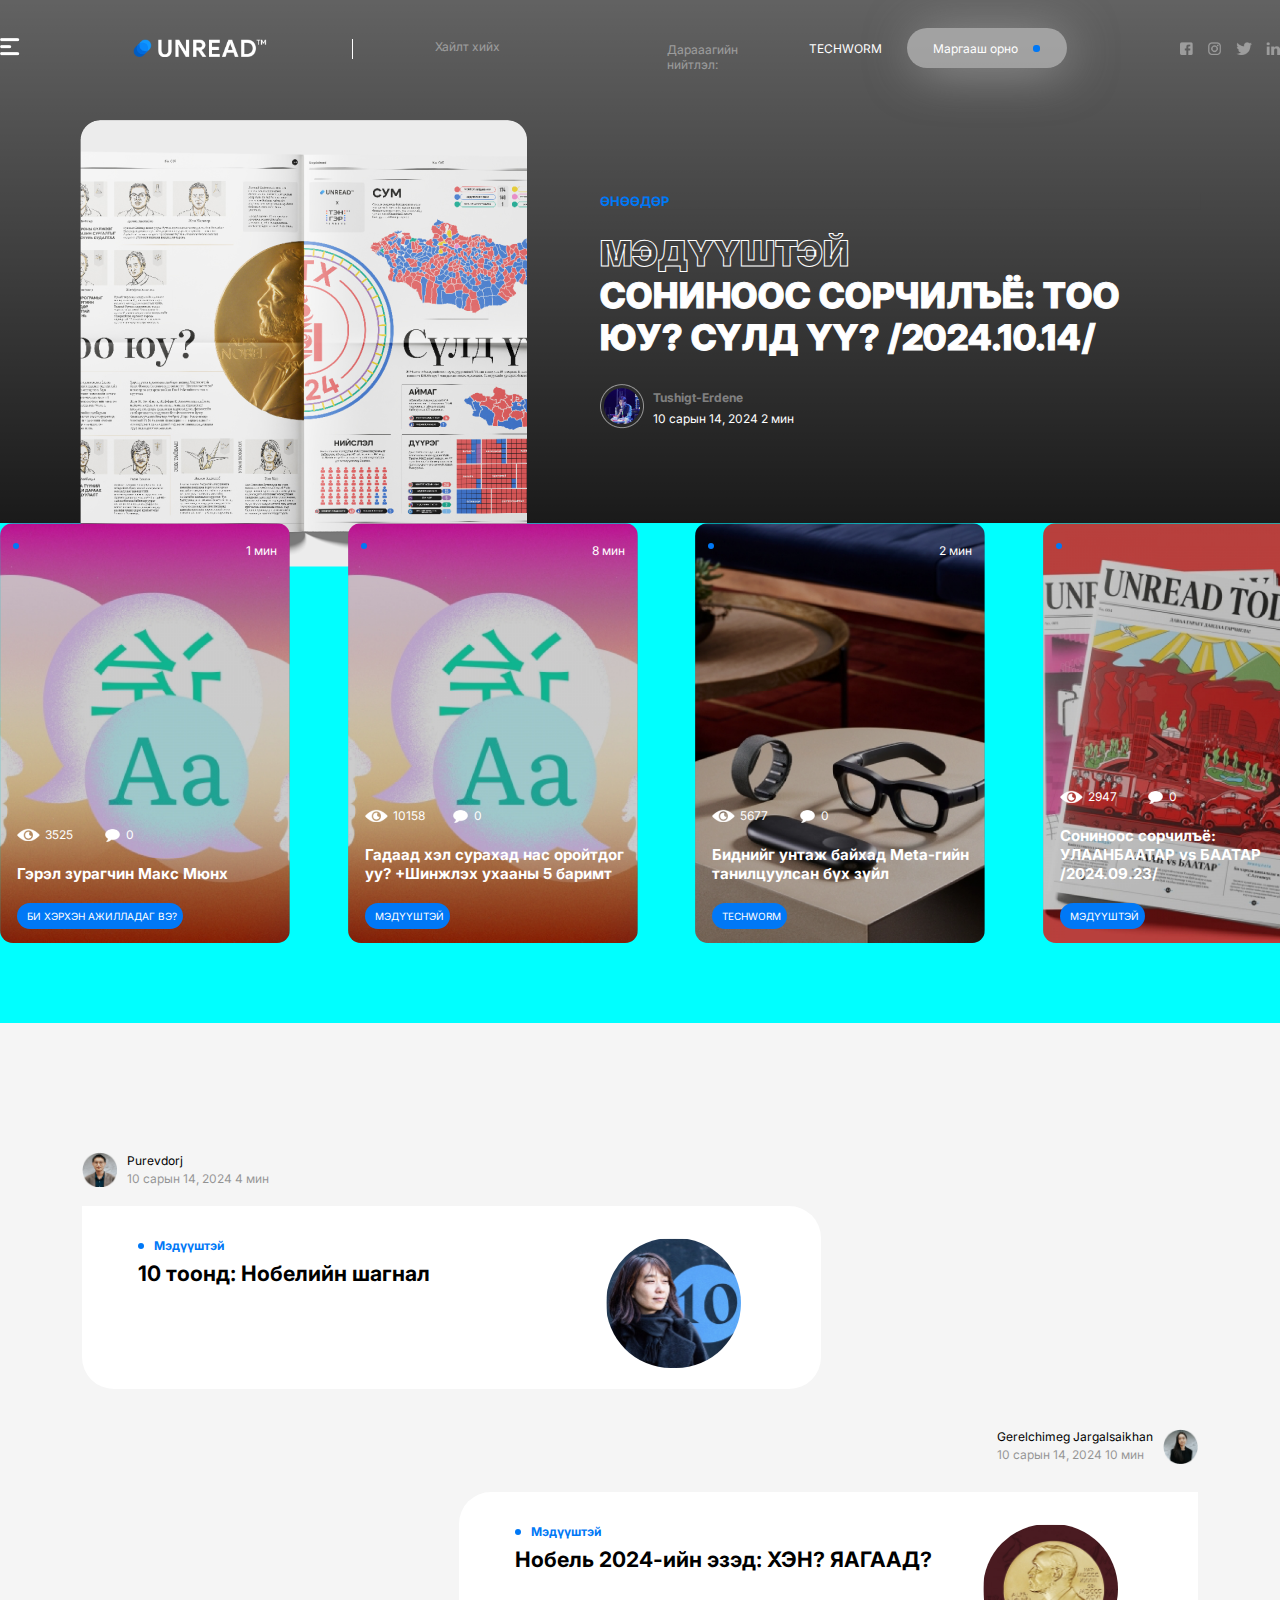
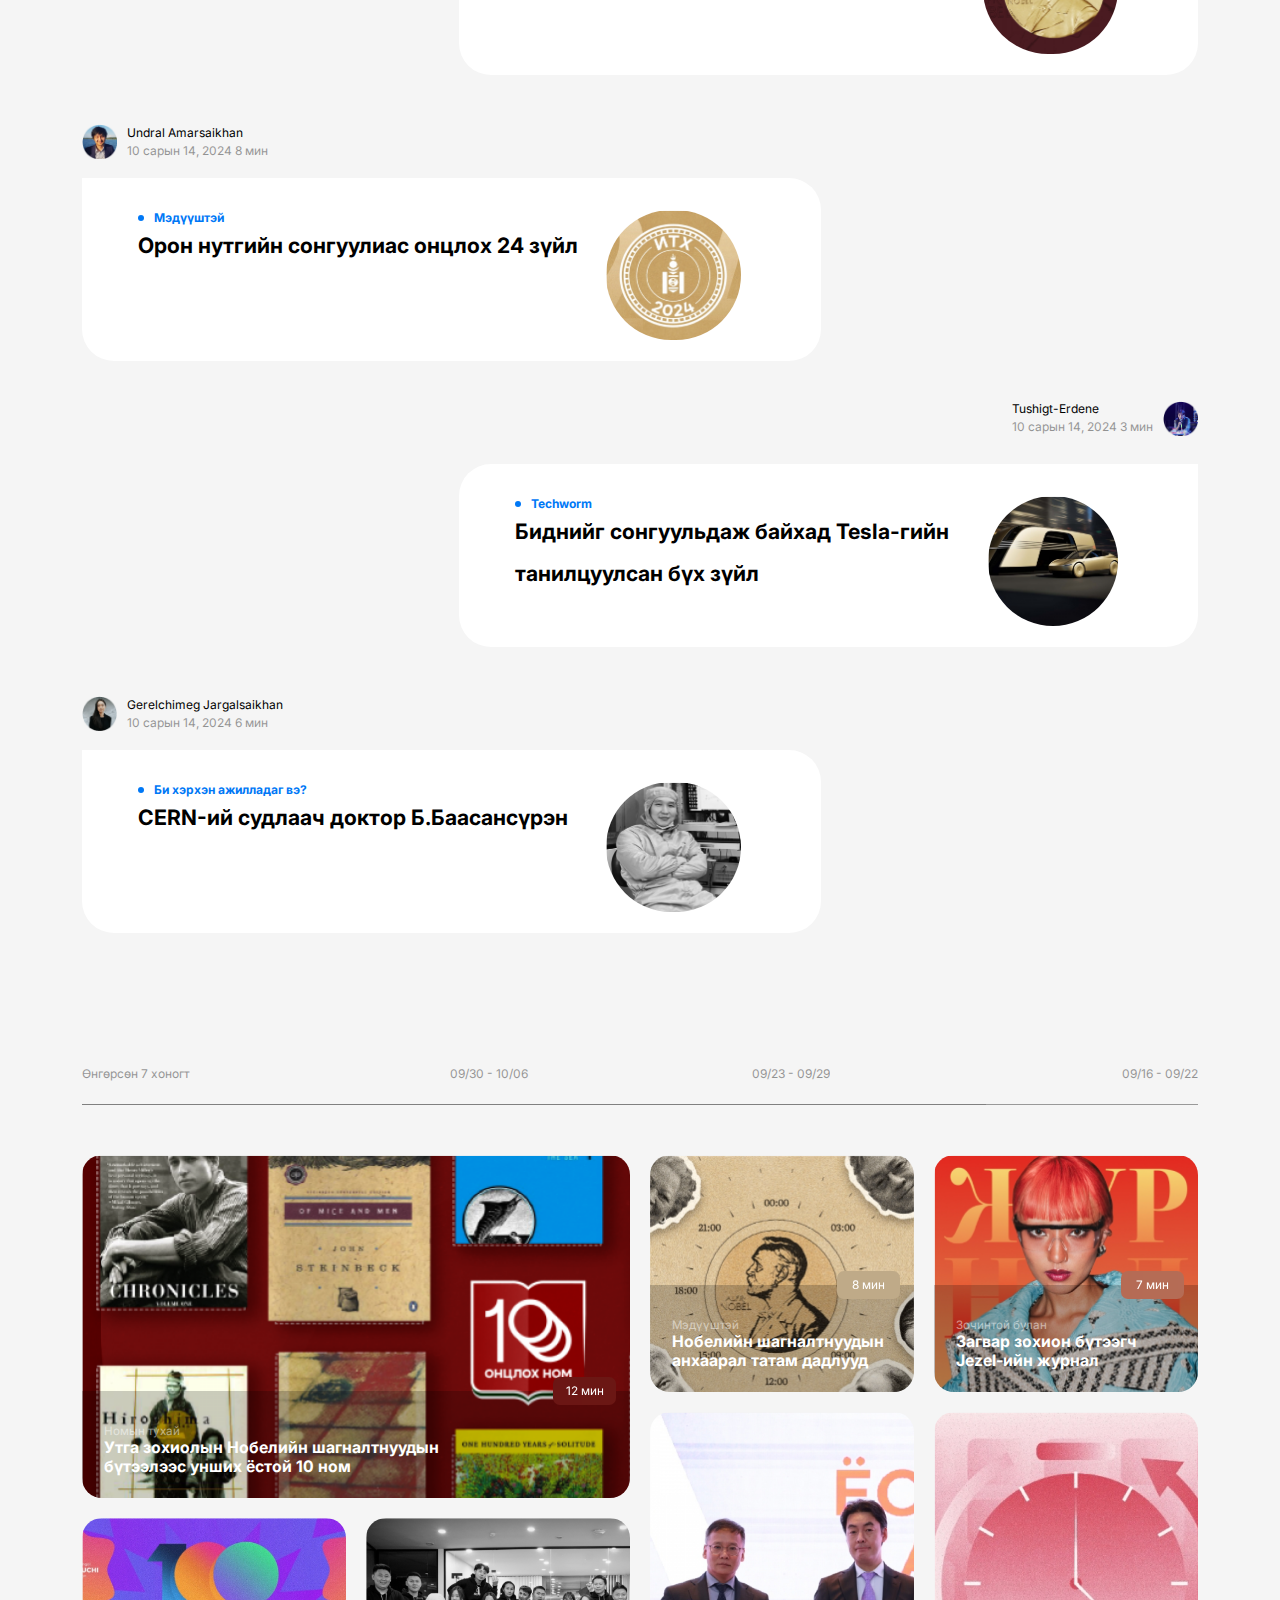
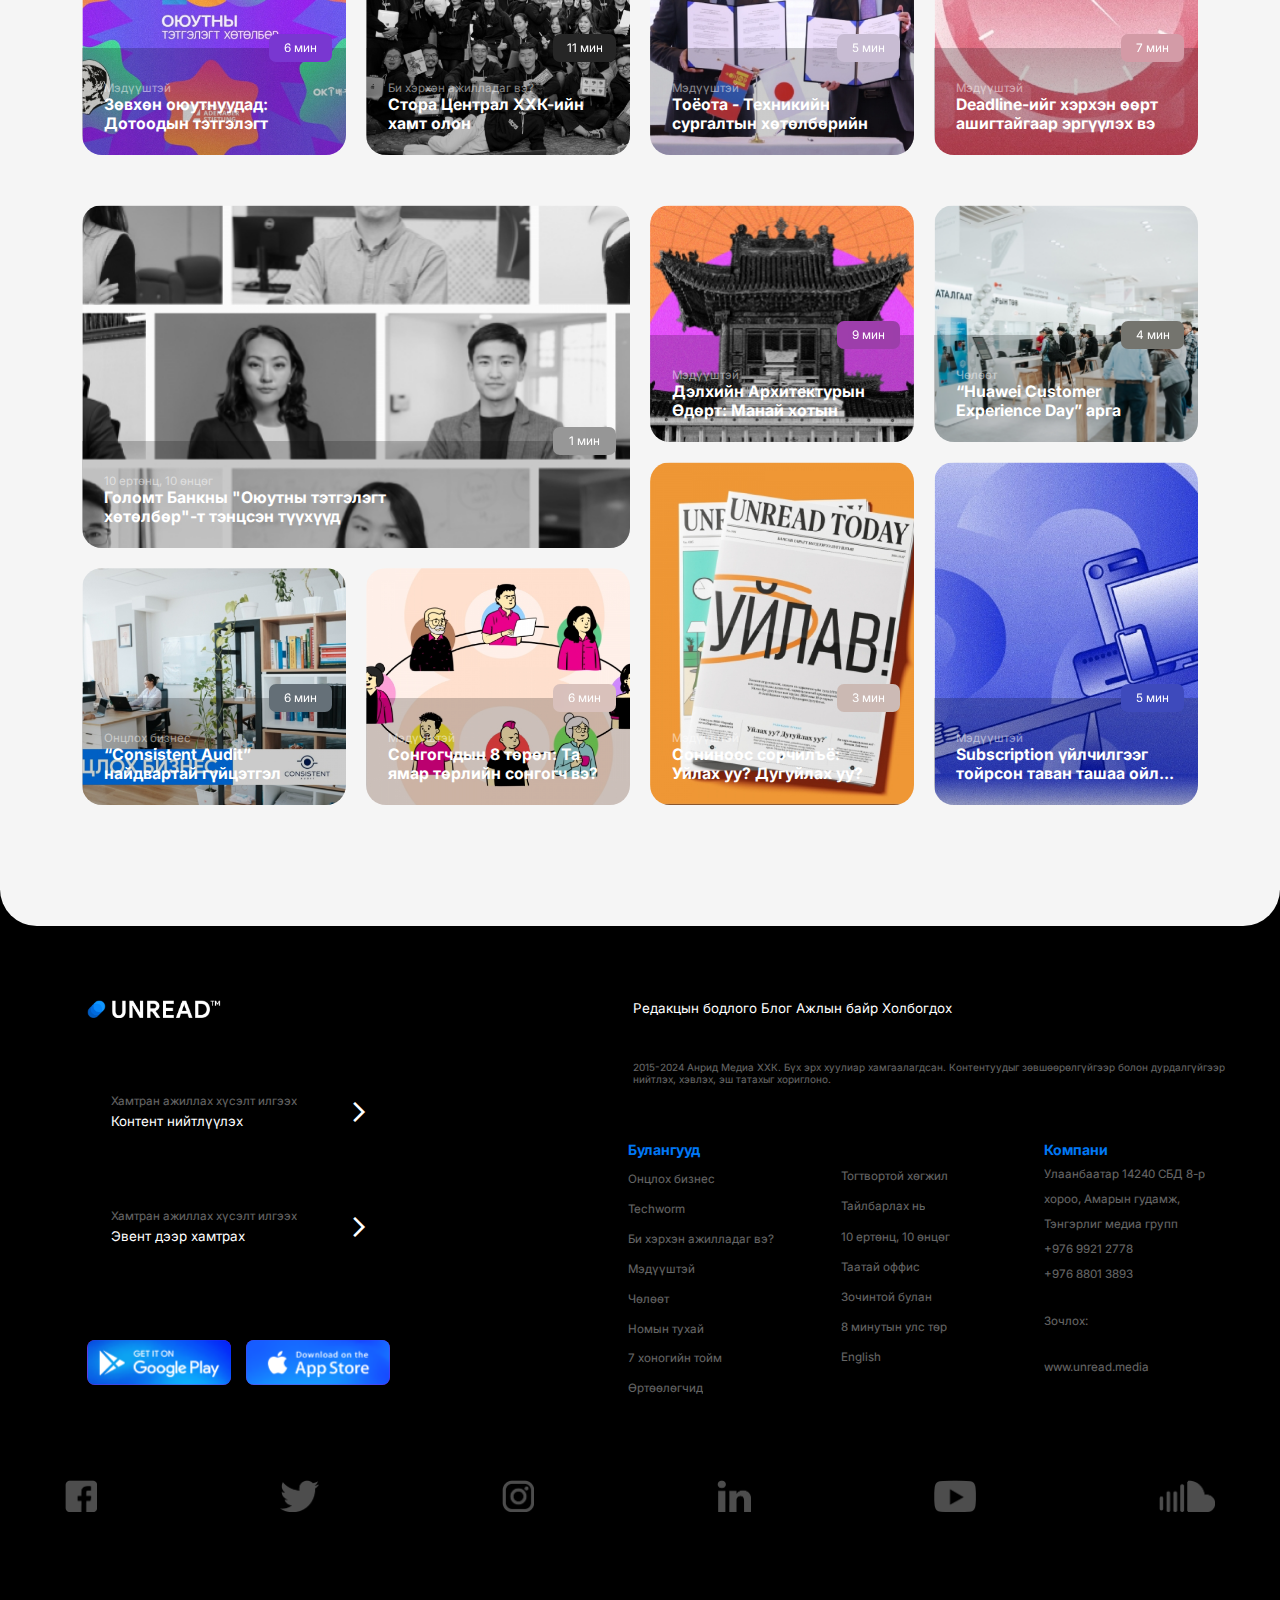
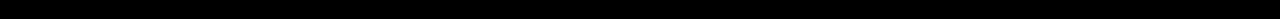
<file: index.html>
<!DOCTYPE html>
<html lang="en">
  <head>
    <meta charset="UTF-8" />
    <meta name="viewport" content="width=device-width, initial-scale=1.0" />
    <title>unread</title>
    <link rel="stylesheet" href="./style.css" />
    <link rel="preconnect" href="https://fonts.googleapis.com" />
    <link rel="preconnect" href="https://fonts.gstatic.com" crossorigin />
    <link
      href="https://fonts.googleapis.com/css2?family=Inter:ital,opsz,wght@0,14..32,100..900;1,14..32,100..900&display=swap"
      rel="stylesheet"`/>
      <link rel="stylesheet" href="https://fonts.googleapis.com/css2?family=Material+Symbols+Outlined:opsz,wght,FILL,GRAD@20..48,100..700,0..1,-50..200&icon_names=arrow_forward_ios" />

  </head>
  <body class="header">
    <main>
      <section class="hero">
        

        <div class="navigation">
         
          <nav class="navbar-centered">
            
            <div class="icon-menu">
              <img src="Div [burgermenu].png" />
            </div>


            <div class="leftbar">
              <img src="Link [uk-navbar-band]-2.png" />
              <div class="zuraas"></div>
              <div class="ltxt">Хайлт хийх</div>
            </div>
              
         
            <div class="rightbar">
              <div class="ltxt">Дарааагийн нийтлэл:</div>
              <div class="techworm">TECHWORM</div>
              <div class="nav-circled">
               Маргааш орно
               <div class="bluecircle"></div>
              </div>
            </div>
        
            <div class="social-links" >
              <img src="Icon.png">
              <img src="Icon-2.png">
              <img src="Icon-3.png">
              <img src="Icon-4.png">
            </div>
    
          </nav>
        
        </div>
       

        <div class="hero-content">
          <div class="hero-image1">
            <div class="hero-image"> </div>
          </div>
        
          <div class="right">
            <div class="text1">ӨНӨӨДӨР</div>
    
            <h1 class="heading1">МЭДҮҮШТЭЙ</h1>
            <h1 class="heading2">
              СОНИНООС СОРЧИЛЪЁ: ТОО ЮУ? СҮЛД ҮҮ? /2024.10.14/
            </h1>

            <div class="profile">
              <img src="Link [author-link].png" />
              <div class="texts">
                <div class="nameofauthor">Tushigt-Erdene</div>
                <div class="date">10 сарын 14, 2024 2 мин</div>
              </div>
              
            </div>
          </div>
        </div>

        <div class="text-slider">
          <div class="text-red">
            <div>Редакцын сонголт</div>
            <div class="slider"></div>
           </div>
        </div>

      
      </section>

      <section class="blackbg"></section>
      <section class="cards">
        
       <div class="first-card">
        <div class="cards-opacity"></div>
        <div class="card-top-section">
            <div class="leftside-bullet"></div>
            <div class="rightside-text">1 мин</div>
          </div>
        <div class="card-item-container">
          
          <div class="card-bottom-section">
            <div class="bottom-row-section">
                <div class="bottom-view-container">
                  <img class="view-icon" src="Image.png">
                  <div class="bottom-view">3525</div>
                </div>
                <div class="bottom-comment-container">
                  <img class="comment-icon" src="Image-2.png">
                  <div class="bottom-comment">0</div>
                </div>
            </div>
            <div class="bottom-caption">Гэрэл зурагчин Макс Мюнх</div>
            <button class="bottom-heading-circled">БИ ХЭРХЭН АЖИЛЛАДАГ ВЭ?</button>
          </div>
        </div>
        
       </div>

       <div class="second-card">
        <div class="cards-opacity"></div>
        <div class="card-top-section">
          <div class="leftside-bullet"></div>
          <div class="rightside-text">8 мин</div>
        </div>
        <div class="card-item-container">
          
          <div class="card-bottom-section">
            <div class="bottom-row-section">
             
                <div class="bottom-view-container">
                  <img class="view-icon" src="Image.png">
                  <div class="bottom-view">10158</div>
                </div>
                <div class="bottom-comment-container">
                  <img class="comment-icon" src="Image-2.png">
                  <div class="bottom-comment">0</div>
                </div>
             
            </div>
            <div class="bottom-caption">Гадаад хэл сурахад нас оройтдог уу? +Шинжлэх ухааны 5 баримт</div>
            <button class="bottom-heading-circled">МЭДҮҮШТЭЙ</button>
          </div>
        </div>
        
       </div>
       <div class="third-card">
        <div class="cards-opacity"></div>
        <div class="card-top-section">
          <div class="leftside-bullet"></div>
          <div class="rightside-text">2 мин</div>
        </div>
        <div class="card-item-container">
          
          <div class="card-bottom-section">
            <div class="bottom-row-section">
             
                <div class="bottom-view-container">
                  <img class="view-icon" src="Image.png">
                  <div class="bottom-view">5677</div>
                </div>
                <div class="bottom-comment-container">
                  <img class="comment-icon" src="Image-2.png">
                  <div class="bottom-comment">0</div>
                </div>
             
            </div>
            <div class="bottom-caption">Биднийг унтаж байхад Meta-гийн танилцуулсан бүх зүйл</div>
            <button class="bottom-heading-circled">TECHWORM</button>
          </div>
       </div>
       </div>
        
       <div class="fourth-card">
        <div class="cards-opacity"></div>
        <div class="card-top-section">
          <div class="leftside-bullet"></div>
          <div class="rightside-text">3 мин</div>
        </div>
        <div class="card-item-container">
         
          <div class="card-bottom-section">
            <div class="bottom-row-section">
             
                <div class="bottom-view-container">
                  <img class="view-icon" src="Image.png">
                  <div class="bottom-view">2947</div>
                </div>
                <div class="bottom-comment-container">
                  <img class="comment-icon" src="Image-2.png">
                  <div class="bottom-comment">0</div>
                </div>
             
            </div>
            <div class="bottom-caption">Сониноос сорчилъё: УЛААНБААТАР vs БААТАР /2024.09.23/</div>
            <button class="bottom-heading-circled">МЭДҮҮШТЭЙ</button>
          </div>
       </div>
       </div>

       <div class="fifth-card">
       <div class="cards-opacity"></div>
        <div class="card-top-section">
          <div class="leftside-bullet"></div>
          <div class="rightside-text">6 мин</div>
        </div>
        <div class="card-item-container">
          
          <div class="card-bottom-section">
            <div class="bottom-row-section">
             
                <div class="bottom-view-container">
                  <img class="view-icon" src="Image.png">
                  <div class="bottom-view">19407</div>
                </div>
                <div class="bottom-comment-container">
                  <img class="comment-icon" src="Image-2.png">
                  <div class="bottom-comment">0</div>
                </div>
             
            </div>
            <div class="bottom-caption">Яг одоо туршаад үз: IOS 18-аас онцлох 18 өөрчлөлт</div>
            <button class="bottom-heading-circled">TECHWORM</button>
          </div>
       </div>
       </div>

      </section>

      <div class="section2-container">
        <section class="section2">

          <div class="content-container">
            <div class="profile-section">
              <img class="profile-picture"src="Image [author-photo].png">
              <div>
                <div class="profile-author-name">Purevdorj</div>
                <div class="profile-date">10 сарын 14, 2024 4 мин</div>
              </div>
            </div>

            <div class="contents-leftside">
              <div class="contents-headings">
                <div class="bulleted-text">
                  <div class="bullet"></div>
                  <div class="blue-text">Мэдүүштэй</div>
                </div>
                <div class="main-text">10 тоонд: Нобелийн шагнал</div>
                
              </div>
              <img class="content-author-img" src="Div [cover].png">
            </div>
            
          </div>

          
         <div class="content-container2">
            <div class="profile-section-rightside">
              
              <div class="profile-name-date">
                <div class="profile-author-name">Gerelchimeg Jargalsaikhan</div>
                <div class="profile-date">10 сарын 14, 2024 10 мин</div>
              </div>
              <img class="profile-picture" src="Image [author-photo]-2.png">
            </div>

            <div class="contents-rightside">
              <div class="contents-headings">
                <div class="bulleted-text">
                  <div class="bullet"></div>
                  <div class="blue-text">Мэдүүштэй</div>
                </div>
                <div class="main-text">Нобель 2024-ийн эзэд: ХЭН? ЯАГААД?</div>
                
              </div>
              <img class="content-author-img" src="Div [cover]-8.png">
            </div>
            
          </div>


          <div class="content-container">
            <div class="profile-section">
              <img class="profile-picture" src="Image [author-photo]-5.png">
              <div>
                <div class="profile-author-name">Undral Amarsaikhan</div>
                <div class="profile-date">10 сарын 14, 2024 8 мин</div>
              </div>
            </div>

            <div class="contents-leftside">
              <div class="contents-headings">
                <div class="bulleted-text">
                  <div class="bullet"></div>
                  <div class="blue-text">Мэдүүштэй</div>
                </div>
                <div class="main-text">Орон нутгийн сонгуулиас онцлох 24 зүйл</div>
                
              </div>
              <img class="content-author-img" src="Div [cover]-9.png">
            </div>
            
          </div>

          <div class="content-container2">
            <div class="profile-section-rightside">
              
              <div class="profile-name-date">
                <div class="profile-author-name">Tushigt-Erdene</div>
                <div class="profile-date">10 сарын 14, 2024 3 мин</div>
              </div>
              <img class="profile-picture" src="Image [author-photo]-6.png">
            </div>

            <div class="contents-rightside">
              <div class="contents-headings">
                <div class="bulleted-text">
                  <div class="bullet"></div>
                  <div class="blue-text">Techworm</div>
                </div>
                <div class="main-text">Биднийг сонгуульдаж байхад Tesla-гийн танилцуулсан бүх зүйл</div>
                
              </div>
              <img class="content-author-img" src="Div [cover]-10.png">
            </div>
            
          </div>

          <div class="content-container">
            <div class="profile-section">
              <img class="profile-picture" src="Image [author-photo]-2.png">
              <div>
                <div class="profile-author-name">Gerelchimeg Jargalsaikhan</div>
                <div class="profile-date">10 сарын 14, 2024 6 мин</div>
              </div>
            </div>

            <div class="contents-leftside">
              <div class="contents-headings">
                <div class="bulleted-text">
                  <div class="bullet"></div>
                  <div class="blue-text">Би хэрхэн ажилладаг вэ?</div>
                </div>
                <div class="main-text">CERN-ий судлаач доктор Б.Баасансүрэн</div>
                
              </div>
              <img class="content-author-img" src="Div [cover]-11.png">
            </div>
            
          </div>
  
        </section>
      </div>
    <div class="section3">
        <div class="section3-header">
          <div class="section3-header-title1">Өнгөрсөн 7 хоногт</div>
          <div class="section3-header-title2">09/30 - 10/06</div>
          <div class="section3-header-title3">09/23 - 09/29</div>
          <div class="section3-header-title4">09/16 - 09/22</div>
        </div>

        <div class="grid-container">
          <div class="grid-item a">
            <div class="grid-content-container"></div>
            <div class="grid-container-timing">12 мин</div>
            <div class="grid-container-text">
              <div class="grid-container-text1">Номын тухай</div>
              <div class="grid-container-text2">Утга зохиолын Нобелийн шагналтнуудын <br> бүтээлээс унших ёстой 10 ном</div>
              
            </div>
          </div>
          <div class="grid-item b">
            <div class="grid-content-container"></div>
            <div class="grid-container-timing">8 мин</div>
            <div class="grid-container-text">
              <div class="grid-container-text1">Мэдүүштэй</div>
              <div class="grid-container-text2">Нобелийн шагналтнуудын <br> анхаарал татам дадлууд</div>
            </div>
          </div>
          <div class="grid-item c">
            <div class="grid-content-container"></div>
            <div class="grid-container-timing">7 мин</div>
            <div class="grid-container-text">
              <div class="grid-container-text1">Зочинтой булан</div>
              <div class="grid-container-text2">Загвар зохион бүтээгч  <br>Jezel-ийн журнал </div>
            </div>
          </div>
          <div class="grid-item d">
            <div class="grid-content-container"></div>
            <div class="grid-container-timing">6 мин</div>
            <div class="grid-container-text">
              <div class="grid-container-text1">Мэдүүштэй</div>
              <div class="grid-container-text2">Зөвхөн оюутнуудад:   <br>Дотоодын тэтгэлэгт  </div>
            </div>
          </div>
          <div class="grid-item e">
            <div class="grid-content-container"></div>
            <div class="grid-container-timing">11 мин</div>
            <div class="grid-container-text">
              <div class="grid-container-text1">Би хэрхэн ажилладаг вэ?</div>
              <div class="grid-container-text2"> Стора Централ ХХК-ийн  <br> хамт олон </div>
            </div>
          </div>
          <div class="grid-item f">
            <div class="grid-content-container"></div>
            <div class="grid-container-timing">5 мин</div>
            <div class="grid-container-text">
              <div class="grid-container-text1">Мэдүүштэй</div>
              <div class="grid-container-text2">Тоёота - Техникийн  <br>сургалтын хөтөлбөрийн  </div>
            </div>
          </div>
          <div class="grid-item g">
            <div class="grid-content-container"></div>
            <div class="grid-container-timing">7 мин</div>
            <div class="grid-container-text">
              <div class="grid-container-text1">Мэдүүштэй</div>
              <div class="grid-container-text2">Deadline-ийг хэрхэн өөрт <br>ашигтайгаар эргүүлэх вэ</div>
            </div>
        </div>

       

       
      </div>
       <div class="grid-container2">
          <div class="grid-item h">
            <div class="grid-content-container"></div>
            <div class="grid-container-timing">1 мин</div>
            <div class="grid-container-text">
              <div class="grid-container-text1">10 ертөнц, 10 өнцөг</div>
              <div class="grid-container-text2">Голомт Банкны "Оюутны тэтгэлэгт <br>хөтөлбөр"-т тэнцсэн түүхүүд </div>
              
            </div>
          </div>
          <div class="grid-item i">
            <div class="grid-content-container"></div>
            <div class="grid-container-timing">9 мин</div>
            <div class="grid-container-text">
              <div class="grid-container-text1">Мэдүүштэй</div>
              <div class="grid-container-text2">Дэлхийн Архитектурын  <br> Өдөрт: Манай хотын  </div>
            </div>
          </div>
          <div class="grid-item j">
            <div class="grid-content-container"></div>
            <div class="grid-container-timing">4 мин</div>
            <div class="grid-container-text">
              <div class="grid-container-text1">Чөлөөт</div>
              <div class="grid-container-text2">“Huawei Customer  <br> Experience Day” арга   </div>
            </div>
            </div>
          <div class="grid-item k">
            <div class="grid-content-container"></div>
            <div class="grid-container-timing">6 мин</div>
            <div class="grid-container-text">
              <div class="grid-container-text1">Онцлох бизнес</div>
              <div class="grid-container-text2">“Consistent Audit” <br> найдвартай гүйцэтгэл </div>
            </div>
          </div>
          <div class="grid-item l">
            <div class="grid-content-container"></div>
            <div class="grid-container-timing">6 мин</div>
            <div class="grid-container-text">
              <div class="grid-container-text1">Мэдүүштэй</div>
              <div class="grid-container-text2"> Сонгогчдын 8 төрөл: Та <br>ямар төрлийн сонгогч вэ?  </div>
            </div>
          </div>
          <div class="grid-item m">
            <div class="grid-container-timing">3 мин</div>
            <div class="grid-container-text">
              <div class="grid-container-text1">Мэдүүштэй</div>
              <div class="grid-container-text2"> Сониноос сорчилъё:  <br>Уйлах уу? Дугуйлах уу?   </div>
            </div>
          </div>
          <div class="grid-item n">
            <div class="grid-content-container"></div>
            <div class="grid-container-timing">5 мин</div>
            <div class="grid-container-text">
              <div class="grid-container-text1">Мэдүүштэй</div>
              <div class="grid-container-text2"> Subscription үйлчилгээг  <br> тойрсон таван ташаа ойл...  </div>
            </div>
          </div>
        </div>
     </div>
     <div class="section3-container">
      
     
     <div class="footer">
      <div class="section3-footer"></div>
      <div class="footer-content-container">
        <div class="footer-content">
          <div class="footer-content-left-rightside">
            <div class="footer-content-leftside">
                <img class="unread-logo" src="Link [uk-navbar-band]-2.png">
                <div class="turzuriimnertei">
                  <div class="turzuriimnertei-text-container">
                    <div class="turzuriimnertei-text1">Хамтран ажиллах хүсэлт илгээх</div> 
                    <div class="turzuriimnertei-text2"> Контент нийтлүүлэх</div>
                  </div>
                  <div class="circle-button">
                    <div class="circle-black">
                      <span class="material-symbols-outlined">
                        arrow_forward_ios
                        </span>
                    </div>
                  </div>
                  
                  
                </div>
                <div class="turzuriimnertei2">
                  <div class="turzuriimnertei-text-container">
                    <div class="turzuriimnertei-text1">Хамтран ажиллах хүсэлт илгээх</div> 
                    <div class="turzuriimnertei-text2"> Эвент дээр хамтрах</div>
                  </div>
                  <div class="circle-button">
                    <div class="circle-black">
                      <span class="material-symbols-outlined">
                        arrow_forward_ios
                        </span>
                    </div>
                  </div>
                  
                </div>
            </div>
          
                <div class="leftside-application-downloadsrc">             
                    <img class="googleplay-appstore" src="Image-3.png">
                    <img class="googleplay-appstore" src="Image-4.png">
                </div>
            </div>
            <div class="footer-content-rightside">
              <div  class="footer-content-rightside-item-top">Редакцын бодлого Блог Ажлын байр Холбогдох</div>
              <div class="footer-content-rightside-item-middle">2015-2024 Анрид Медиа ХХК. Бүх эрх хуулиар хамгаалагдсан. Контентуудыг зөвшөөрөлгүйгээр болон дурдалгүйгээр нийтлэх, хэвлэх, эш татахыг хориглоно.</div>
              <div class="footer-content-rightside-item-bottom">
                <div class="bottom-item">
                    <div class="texts-blue">Булангууд</div>
                    <div class="textsq">Онцлох бизнес</div>
                  <div class="textsq">Techworm</div>
                  <div class="textsq">Би хэрхэн ажилладаг вэ?</div>
                  <div class="textsq">Мэдүүштэй</div>
                  <div class="textsq">Чөлөөт</div>             
                  <div class="textsq">Номын тухай</div>
                  <div class="textsq">7 хоногийн тойм</div>
                  <div class="textsq">Өртөөлөгчид</div>
                </div>
                <div class="bottom-item2">
                  <div class="textsq">Тогтвортой хөгжил</div>
                  <div class="textsq">Тайлбарлах нь</div>
                  <div class="textsq">10 ертөнц, 10 өнцөг</div>
                  <div class="textsq">Таатай оффис</div>
                  <div class="textsq">Зочинтой булан</div>
                  <div class="textsq">8 минутын улс төр</div>
                  <div class="textsq">English</div>
                </div>
                <div class="bottom-item"> 
                  <div>
                    <div class="texts-blue">Компани</div>
                    <div class="textsw">Улаанбаатар 14240 СБД 8-р хороо, Амарын гудамж, Тэнгэрлиг медиа групп</div>
                    <div class="textsw">+976 9921 2778</div>
                    <div class="textsw">+976 8801 3893</div>
                  </div>
                  <div class="turzur textsw">Зочлох:</div>
                  <div class="textsq" >www.unread.media</div>
                  <div></div>
                </div>
              </div>
            </div>
          </div>
          <div class="footer-content-bottom-container">
            <div class="footer-content-bottom">
              <img class="soclinks" src="Icon-5.png">
              <img class="soclinks" src="Vector.png">
              <img class="soclinks" src="Icon-6.png">
              <img class="soclinks" src="Layer 2-2.png">
              <img class="soclinks" src="Layer 2-3.png">
              <img class="soclinks" src="Layer 2-4.png">
            </div>
          </div>
          
        </div>
        
      </div>
     </div>
     
    </main>

  </body>
</html>
</file>
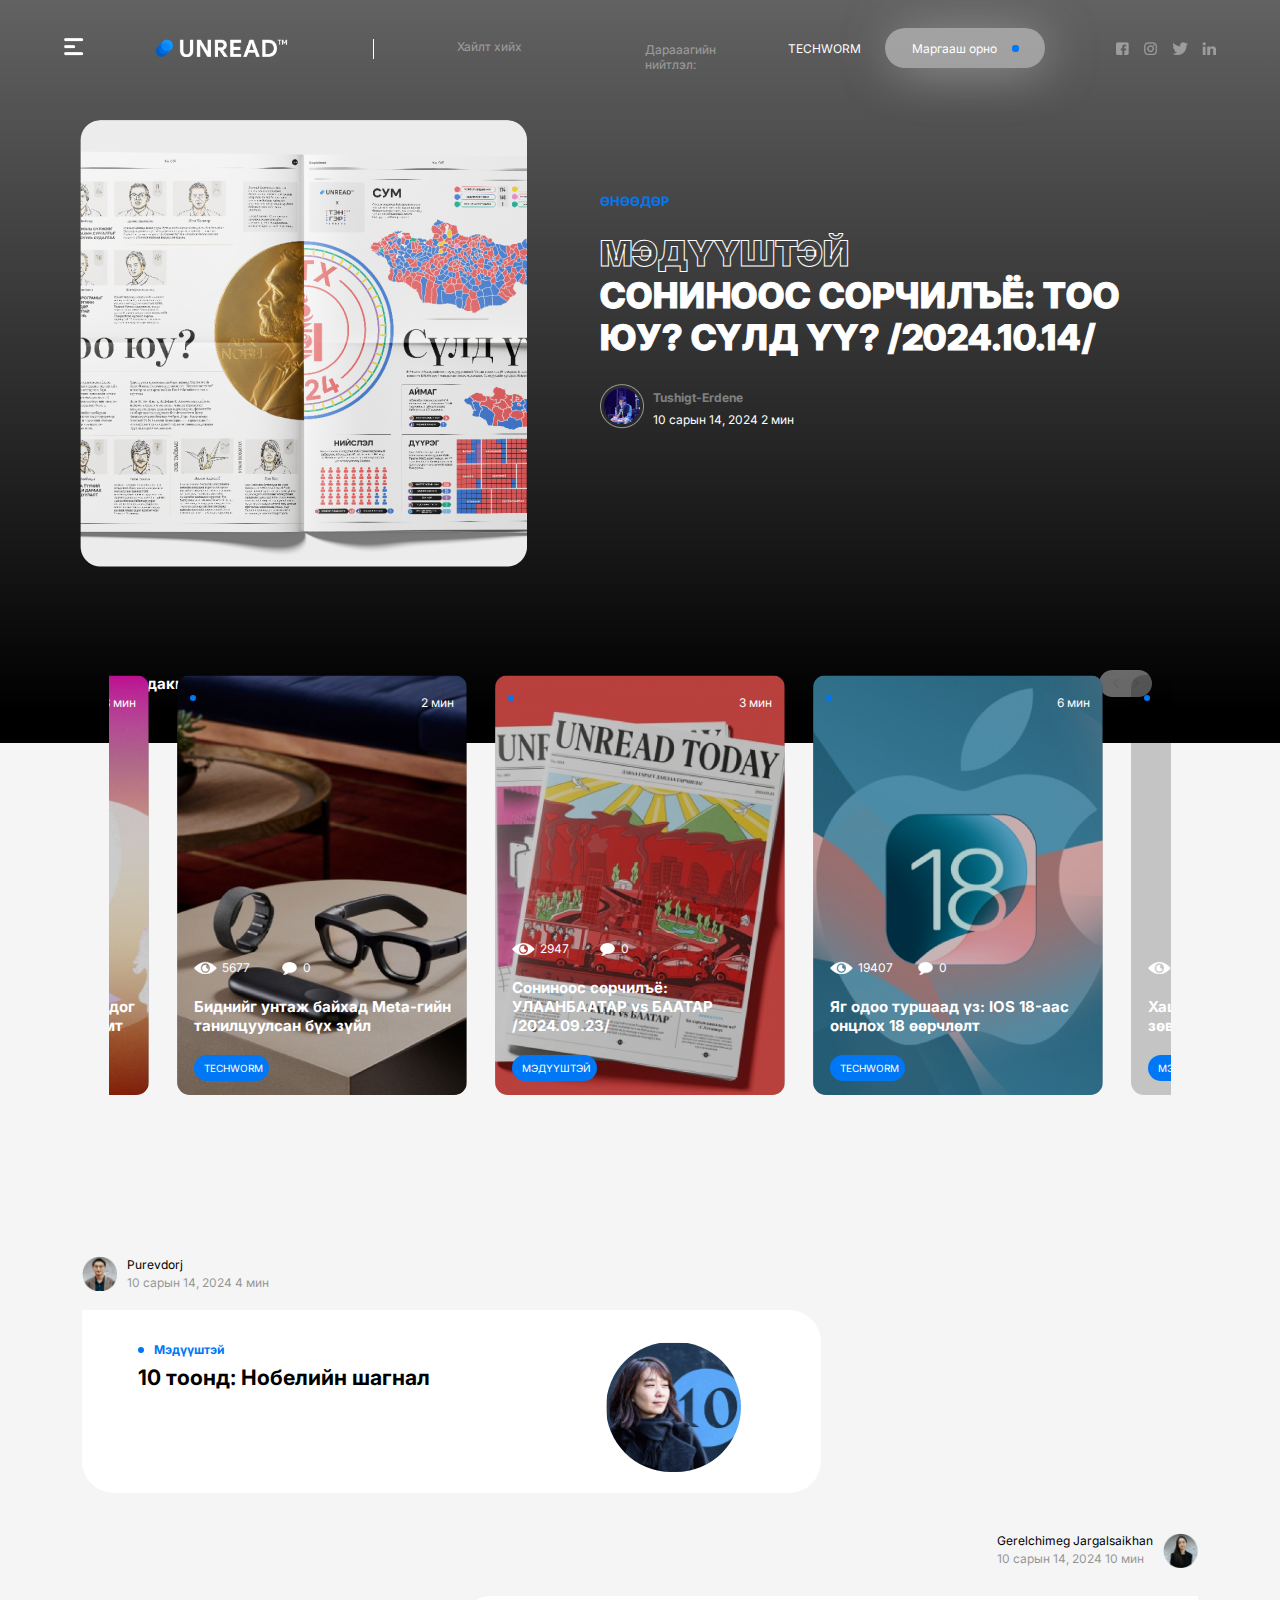
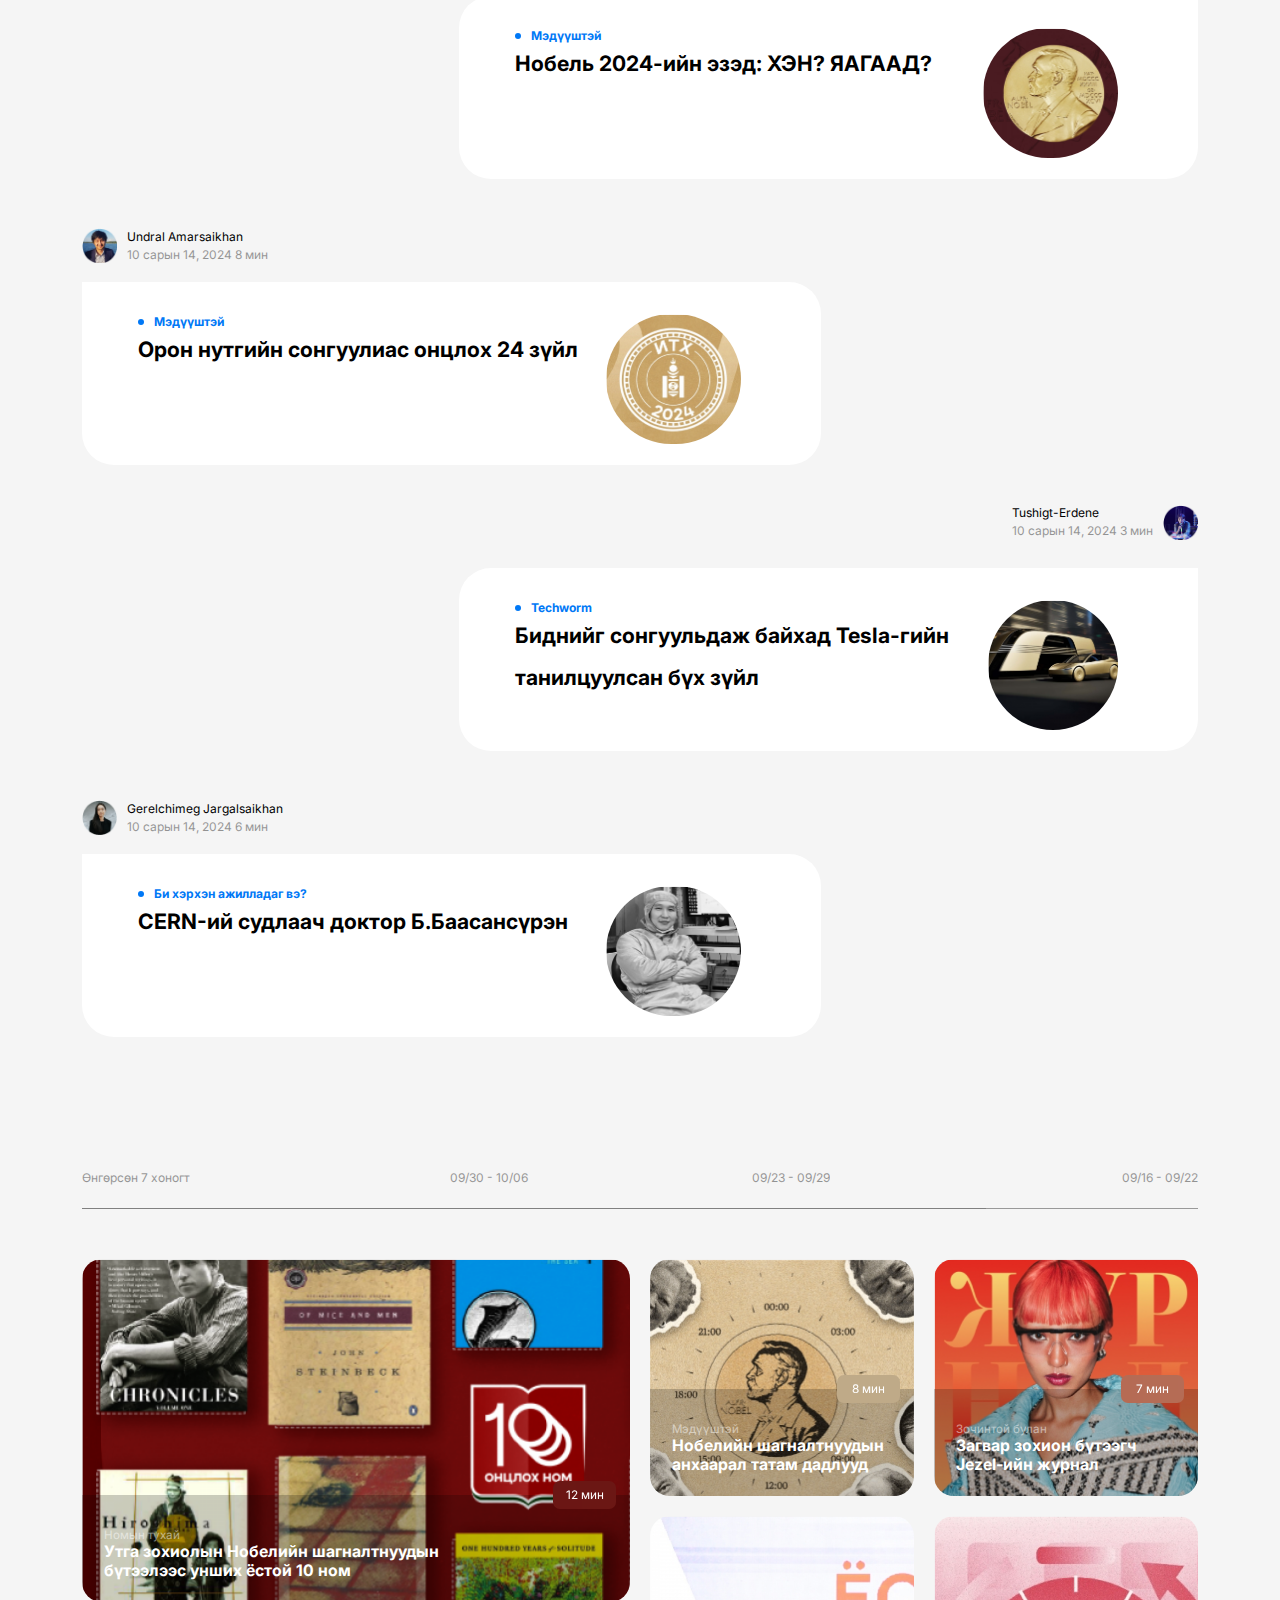
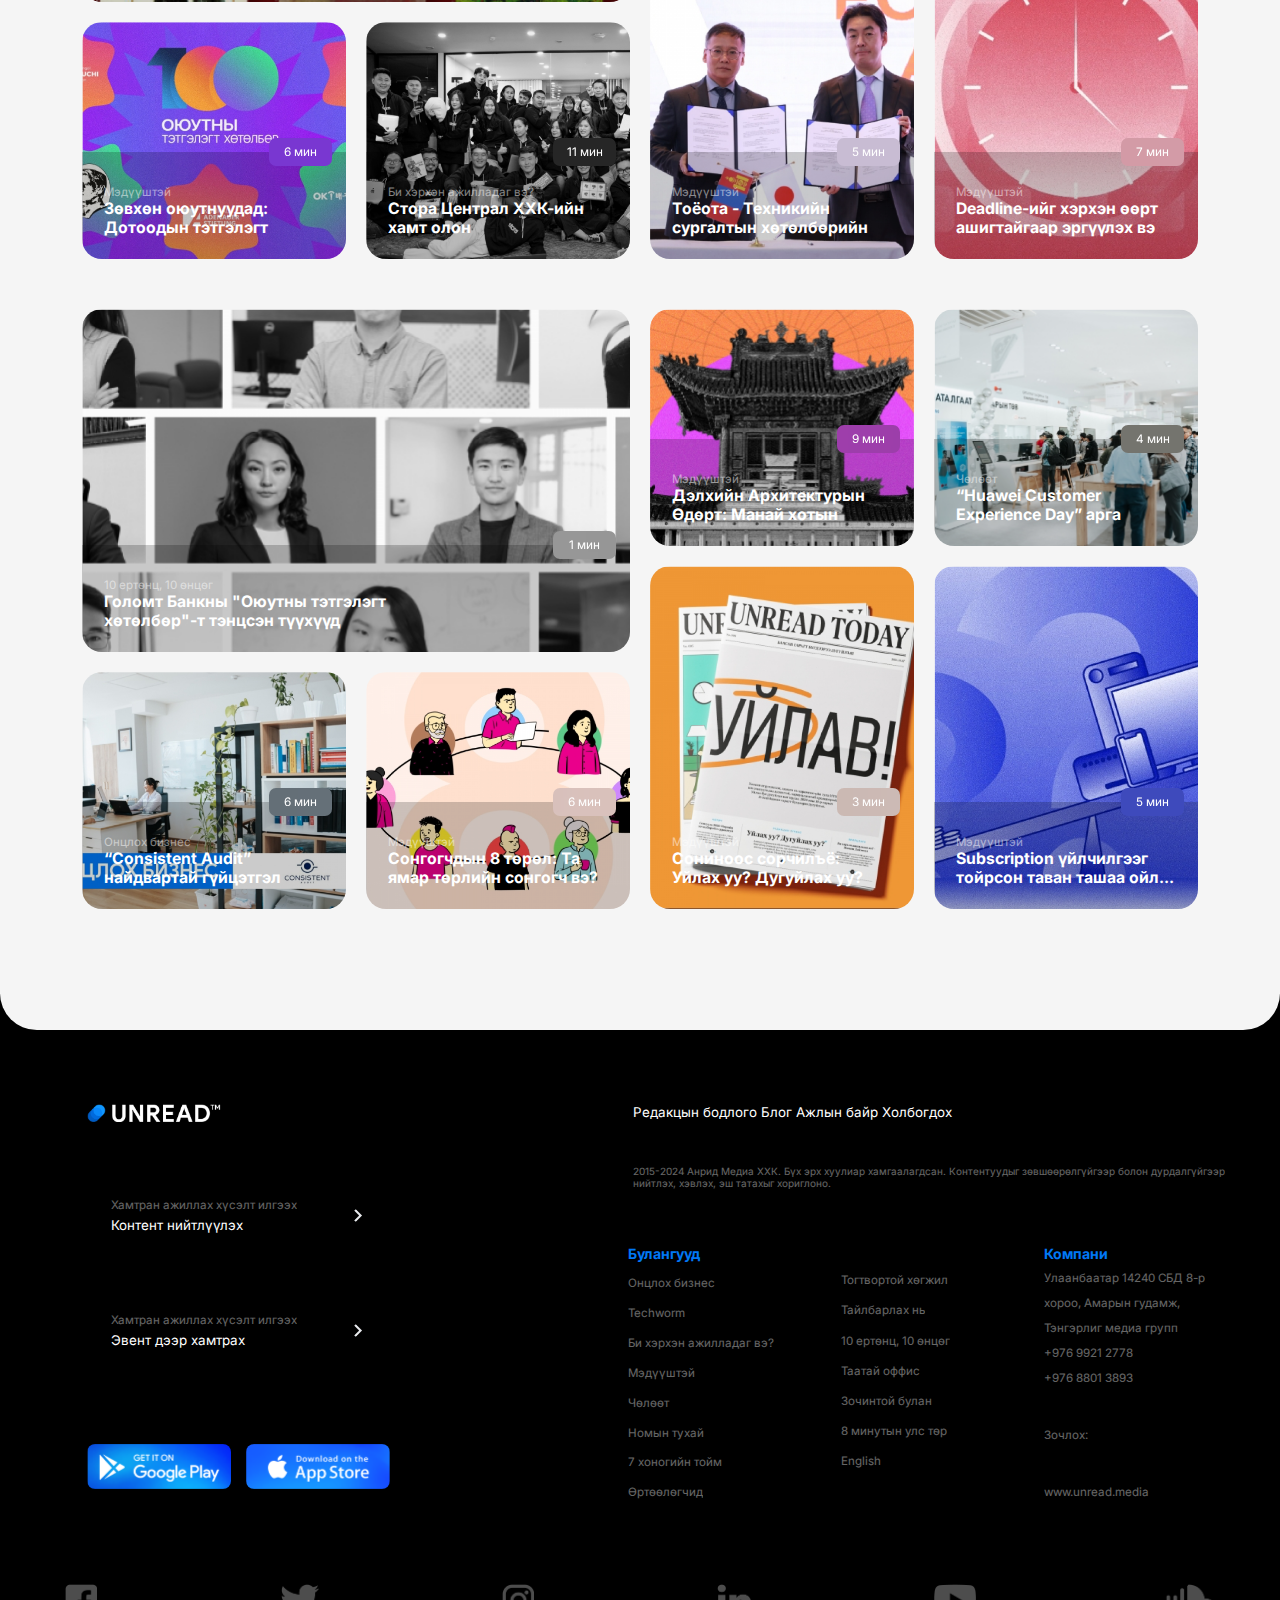
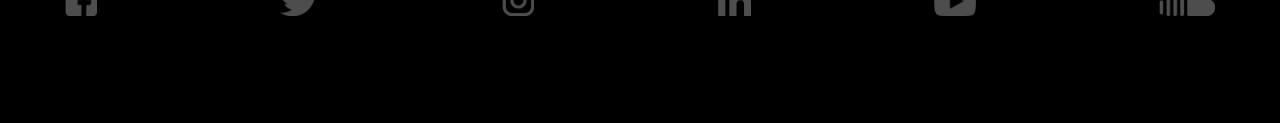
<file: public/index.html>
<!DOCTYPE html>
<html lang="en">
  <head>
    <meta charset="UTF-8" />
    <meta name="viewport" content="width=device-width, initial-scale=1.0" />
    <title>unread</title>
    <link rel="stylesheet" href="./style.css" />
    <link rel="preconnect" href="https://fonts.googleapis.com" />
    <link rel="preconnect" href="https://fonts.gstatic.com" crossorigin />
    <link
      href="https://fonts.googleapis.com/css2?family=Inter:ital,opsz,wght@0,14..32,100..900;1,14..32,100..900&display=swap"
      rel="stylesheet"/>

  </head>
  <body class="header">
    <main>
      <section class="hero">
        
        <div class="navigation" style="padding-left: 5%; padding-right: 5%;">
         
          <nav class="navbar-centered">
            
            <div class="icon-menu">
              <img src="Div [burgermenu].png" />
            </div>


            <div class="leftbar">
              <img src="Link [uk-navbar-band]-2.png"/>
              <div class="zuraas"></div>
              <div class="ltxt">Хайлт хийх</div>
            </div>
              
         
            <div class="rightbar">
              <div class="ltxt">Дарааагийн нийтлэл:</div>
              <div class="techworm">TECHWORM</div>
              <div class="nav-circled">
               Маргааш орно
               <div class="bluecircle"></div>
              </div>
            </div>
        
            <div class="social-links" >
              <img src="Icon.png">
              <img src="Icon-2.png">
              <img src="Icon-3.png">
              <img src="Icon-4.png">
            </div>
    
          </nav>
        
        </div>
        <div class="hero-content">
          <a href="https://unread.today/c/newspaper-7" class="hero-image1">
            <div class="hero-image"> </div>
          </a>
        
          <div class="right">
            <div class="text1">ӨНӨӨДӨР</div>
    
            <h1 class="heading1">МЭДҮҮШТЭЙ</h1>
            <h1 class="heading2">
              СОНИНООС СОРЧИЛЪЁ: ТОО ЮУ? СҮЛД ҮҮ? /2024.10.14/
            </h1>

            <div class="profile">
              <img src="Link [author-link].png"/>
              <div class="texts">
                <a href="https://unread.today/author/Tushigt" class="nameofauthor">Tushigt-Erdene</a>
                <div class="date">10 сарын 14, 2024 2 мин</div>
              </div>
              
            </div>
          </div>
        </div>

        <div class="text-slider">
          <div class="text-red">
            <div>Редакцын сонголт</div>
            <div class="slider">
              <img class="chevront" src="chevron_left_24dp_E8EAED_FILL0_wght400_GRAD0_opsz24.png">
              <img class="chevront" src="chevron_right_24dp_E8EAED_FILL0_wght400_GRAD0_opsz24.png">
            </div>
          
           </div>
        </div>

      
      </section>

      <section class="blackbg"></section>
      <div class="cards-container">
        <section class="cards">
        
          <a href="https://unread.today/c/howiwork-max-muench" class="first-card">
           <div class="cards-opacity"></div>
           <div class="card-top-section">
               <div class="leftside-bullet"></div>
               <div class="rightside-text">1 мин</div>
             </div>
           <div class="card-item-container">
             
             <div class="card-bottom-section">
               <div class="bottom-row-section">
                   <div class="bottom-view-container">
                     <img class="view-icon" src="Image.png">
                     <div class="bottom-view">3525</div>
                   </div>
                   <div class="bottom-comment-container">
                     <img class="comment-icon" src="Image-2.png">
                     <div class="bottom-comment">0</div>
                   </div>
               </div>
               <div class="bottom-caption">Гэрэл зурагчин Макс Мюнх</div>
               <button class="bottom-heading-circled">БИ ХЭРХЭН АЖИЛЛАДАГ ВЭ?</button>
             </div>
           </div>
           
          </a>
   
          <a href="https://unread.today/c/insight-language-and-age" class="second-card">
           <div class="cards-opacity"></div>
           <div class="card-top-section">
             <div class="leftside-bullet"></div>
             <div class="rightside-text">8 мин</div>
           </div>
           <div class="card-item-container">
             
             <div class="card-bottom-section">
               <div class="bottom-row-section">
                
                   <div class="bottom-view-container">
                     <img class="view-icon" src="Image.png">
                     <div class="bottom-view">10158</div>
                   </div>
                   <div class="bottom-comment-container">
                     <img class="comment-icon" src="Image-2.png">
                     <div class="bottom-comment">0</div>
                   </div>
                
               </div>
               <div class="bottom-caption">Гадаад хэл сурахад нас оройтдог уу? +Шинжлэх ухааны 5 баримт</div>
               <button class="bottom-heading-circled">МЭДҮҮШТЭЙ</button>
             </div>
           </div>
           
          </a>
          <a href="https://unread.today/c/techworm-metaconnect-24" class="third-card">
           <div class="cards-opacity"></div>
           <div class="card-top-section">
             <div class="leftside-bullet"></div>
             <div class="rightside-text">2 мин</div>
           </div>
           <div class="card-item-container">
             
             <div class="card-bottom-section">
               <div class="bottom-row-section">
                
                   <div class="bottom-view-container">
                     <img class="view-icon" src="Image.png">
                     <div class="bottom-view">5677</div>
                   </div>
                   <div class="bottom-comment-container">
                     <img class="comment-icon" src="Image-2.png">
                     <div class="bottom-comment">0</div>
                   </div>
                
               </div>
               <div class="bottom-caption">Биднийг унтаж байхад Meta-гийн танилцуулсан бүх зүйл</div>
               <button class="bottom-heading-circled">TECHWORM</button>
             </div>
          </div>
        </a>
           
          <a href="https://unread.today/c/newspaper-4" class="fourth-card">
           <div class="cards-opacity"></div>
           <div class="card-top-section">
             <div class="leftside-bullet"></div>
             <div class="rightside-text">3 мин</div>
           </div>
           <div class="card-item-container">
            
             <div class="card-bottom-section">
               <div class="bottom-row-section">
                
                   <div class="bottom-view-container">
                     <img class="view-icon" src="Image.png">
                     <div class="bottom-view">2947</div>
                   </div>
                   <div class="bottom-comment-container">
                     <img class="comment-icon" src="Image-2.png">
                     <div class="bottom-comment">0</div>
                   </div>
                
               </div>
               <div class="bottom-caption">Сониноос сорчилъё: УЛААНБААТАР vs БААТАР /2024.09.23/</div>
               <button class="bottom-heading-circled">МЭДҮҮШТЭЙ</button>
             </div>
          </div>
        </a>
   
          <a href="https://unread.today/c/techworm-ios18" class="fifth-card">
          <div class="cards-opacity"></div>
           <div class="card-top-section">
             <div class="leftside-bullet"></div>
             <div class="rightside-text">6 мин</div>
           </div>
           <div class="card-item-container">
             
             <div class="card-bottom-section">
               <div class="bottom-row-section">
                
                   <div class="bottom-view-container">
                     <img class="view-icon" src="Image.png">
                     <div class="bottom-view">19407</div>
                   </div>
                   <div class="bottom-comment-container">
                     <img class="comment-icon" src="Image-2.png">
                     <div class="bottom-comment">0</div>
                   </div>
                
               </div>
               <div class="bottom-caption">Яг одоо туршаад үз: IOS 18-аас онцлох 18 өөрчлөлт</div>
               <button class="bottom-heading-circled">TECHWORM</button>
             </div>
          </div>
        </a>
   
          <a href="https://unread.today/c/insight-tips" class="sixth-card">
           <div class="cards-opacity"></div>
            <div class="card-top-section">
              <div class="leftside-bullet"></div>
              <div class="rightside-text">4 мин</div>
            </div>
            <div class="card-item-container">
              
              <div class="card-bottom-section">
                <div class="bottom-row-section">
                 
                    <div class="bottom-view-container">
                      <img class="view-icon" src="Image.png">
                      <div class="bottom-view">5847</div>
                    </div>
                    <div class="bottom-comment-container">
                      <img class="comment-icon" src="Image-2.png">
                      <div class="bottom-comment">0</div>
                    </div>
                 
                </div>
                <div class="bottom-caption">Хашир үзэгч болоход туслах 6 зөвлөгөө</div>
                <button class="bottom-heading-circled">МЭДҮҮШТЭЙ</button>
              </div>
           </div>
          </a>
   
           <a href="https://unread.today/c/insight-world-vegetarian-day" class="seventh-card">
             <div class="cards-opacity"></div>
              <div class="card-top-section">
                <div class="leftside-bullet"></div>
                <div class="rightside-text">6 мин</div>
              </div>
              <div class="card-item-container">
                
                <div class="card-bottom-section">
                  <div class="bottom-row-section">
                   
                      <div class="bottom-view-container">
                        <img class="view-icon" src="Image.png">
                        <div class="bottom-view">8734</div>
                      </div>
                      <div class="bottom-comment-container">
                        <img class="comment-icon" src="Image-2.png">
                        <div class="bottom-comment">1</div>
                      </div>
                   
                  </div>
                  <div class="bottom-caption">Ногоон хоол тойрсон эргэлзээтэй асуултуудын хариу</div>
                  <button class="bottom-heading-circled">МЭДҮҮШТЭЙ</button>
                </div>
             </div>
            </a>
    
         </section>
      </div>
      

      <div class="section2-container">
        <section class="section2">

          <div class="content-container">
            <a href="https://unread.today/author/Purevdorj" class="profile-section">
              <img class="profile-picture"src="Image [author-photo].png">
              <div>
                <div class="profile-author-name">Purevdorj</div>
                <div class="profile-date">10 сарын 14, 2024 4 мин</div>
              </div>
            </a>

            <div class="contents-leftside">
              <div class="contents-headings">
                <div class="bulleted-text">
                  <div class="bullet"></div>
                  <div class="blue-text">Мэдүүштэй</div>
                </div>
                <a href="https://unread.today/c/10numbers-nobel" class="main-text">10 тоонд: Нобелийн шагнал</a>
                
              </div>
              <img class="content-author-img" src="Div [cover].png">
            </div>
            
          </div>        
         <div class="content-container2">
            <a href="https://unread.today/author/Gerelchimeg"  class="profile-section-rightside">
              
              <div class="profile-name-date">
                <div class="profile-author-name">Gerelchimeg Jargalsaikhan</div>
                <div class="profile-date">10 сарын 14, 2024 10 мин</div>
              </div>
              <img class="profile-picture" src="Image [author-photo]-2.png">
            </a>

            <div class="contents-rightside">
              <div class="contents-headings">
                <div class="bulleted-text">
                  <div class="bullet"></div>
                  <div class="blue-text">Мэдүүштэй</div>
                </div>
                <a href="https://unread.today/c/insight-nobel-prize-2024"  class="main-text">Нобель 2024-ийн эзэд: ХЭН? ЯАГААД?</a>
                
              </div>
              <img class="content-author-img" src="Div [cover]-8.png">
            </div>
            
          </div>


          <div class="content-container">
            <a href="https://unread.today/author/Undral" class="profile-section">
              <img class="profile-picture" src="Image [author-photo]-5.png">
              <div>
                <div class="profile-author-name">Undral Amarsaikhan</div>
                <div class="profile-date">10 сарын 14, 2024 8 мин</div>
              </div>
            </a>

            <div class="contents-leftside">
              <div class="contents-headings">
                <div class="bulleted-text">
                  <div class="bullet"></div>
                  <div class="blue-text">Мэдүүштэй</div>
                </div>
                <a href="https://unread.today/c/insight-localelection-24" class="main-text">Орон нутгийн сонгуулиас онцлох 24 зүйл</a>
                
              </div>
              <img class="content-author-img" src="Div [cover]-9.png">
            </div>
            
          </div>

          <div class="content-container2">
            <a href="https://unread.today/author/Tushigt" class="profile-section-rightside">
              
              <div class="profile-name-date">
                <div class="profile-author-name">Tushigt-Erdene</div>
                <div class="profile-date">10 сарын 14, 2024 3 мин</div>
              </div>
              <img class="profile-picture" src="Image [author-photo]-6.png">
            </a>

            <div class="contents-rightside">
              <div class="contents-headings">
                <div class="bulleted-text">
                  <div class="bullet"></div>
                  <div class="blue-text">Techworm</div>
                </div>
                <a href="https://unread.today/c/techworm-werobot" class="main-text">Биднийг сонгуульдаж байхад Tesla-гийн танилцуулсан бүх зүйл</a>
                
              </div>
              <img class="content-author-img" src="Div [cover]-10.png">
            </div>
            
          </div>

          <div class="content-container">
            <a href="https://unread.today/author/Gerelchimeg" class="profile-section">
              <img class="profile-picture" src="Image [author-photo]-2.png">
              <div>
                <div class="profile-author-name">Gerelchimeg Jargalsaikhan</div>
                <div class="profile-date">10 сарын 14, 2024 6 мин</div>
              </div>
            </a>

            <div class="contents-leftside">
              <div class="contents-headings">
                <div class="bulleted-text">
                  <div class="bullet"></div>
                  <div class="blue-text">Би хэрхэн ажилладаг вэ?</div>
                </div>
                <a href="https://unread.today/c/howiwork-cern-baasansuren" class="main-text">CERN-ий судлаач доктор Б.Баасансүрэн</a>
                
              </div>
              <img class="content-author-img" src="Div [cover]-11.png">
            </div>
            
          </div>
  
        </section>
      </div>
    <div class="section3">
        <div class="section3-header">
          <div class="section3-header-title1">Өнгөрсөн 7 хоногт</div>
          <div class="section3-header-title2">09/30 - 10/06</div>
          <div class="section3-header-title3">09/23 - 09/29</div>
          <div class="section3-header-title4">09/16 - 09/22</div>
        </div>
        <div class="grid-container">
          <a href="https://unread.today/c/books-nobel" class="grid-item a">
            <div class="grid-content-container"></div>
            <div class="grid-container-timing">12 мин</div>
            <div class="grid-container-text">
              <div class="grid-container-text1">Номын тухай</div>
              <div class="grid-container-text2">Утга зохиолын Нобелийн шагналтнуудын <br> бүтээлээс унших ёстой 10 ном</div>
              
            </div>
          </a>
          <a href="https://unread.today/c/insight-nobelprize-winners-habits" class="grid-item b">
            <div class="grid-content-container"></div>
            <div class="grid-container-timing">8 мин</div>
            <div class="grid-container-text">
              <div class="grid-container-text1">Мэдүүштэй</div>
              <div class="grid-container-text2">Нобелийн шагналтнуудын <br> анхаарал татам дадлууд</div>
            </div>
          </a>
          <a href="https://unread.today/c/journal-jezel" class="grid-item c">
            <div class="grid-content-container"></div>
            <div class="grid-container-timing">7 мин</div>
            <div class="grid-container-text">
              <div class="grid-container-text1">Зочинтой булан</div>
              <div class="grid-container-text2">Загвар зохион бүтээгч  <br>Jezel-ийн журнал </div>
            </div>
          </a>
          <a href="https://unread.today/c/insight-local-scholarships" class="grid-item d">
            <div class="grid-content-container"></div>
            <div class="grid-container-timing">6 мин</div>
            <div class="grid-container-text">
              <div class="grid-container-text1">Мэдүүштэй</div>
              <div class="grid-container-text2">Зөвхөн оюутнуудад:   <br>Дотоодын тэтгэлэгт  </div>
            </div>
          </a>
          <a href="https://unread.today/c/howwework-stora-central" class="grid-item e">
            <div class="grid-content-container"></div>
            <div class="grid-container-timing">11 мин</div>
            <div class="grid-container-text">
              <div class="grid-container-text1">Би хэрхэн ажилладаг вэ?</div>
              <div class="grid-container-text2"> Стора Централ ХХК-ийн  <br> хамт олон </div>
            </div>
          </a>
          <a href="https://unread.today/c/insight-toyota-t-tep" class="grid-item f">
            <div class="grid-content-container"></div>
            <div class="grid-container-timing">5 мин</div>
            <div class="grid-container-text">
              <div class="grid-container-text1">Мэдүүштэй</div>
              <div class="grid-container-text2">Тоёота - Техникийн  <br>сургалтын хөтөлбөрийн  </div>
            </div>
          </a>
          <a href="https://unread.today/c/insight-howtomake-deadlinemotivating" class="grid-item g">
            <div class="grid-content-container"></div>
            <div class="grid-container-timing">7 мин</div>
            <div class="grid-container-text">
              <div class="grid-container-text1">Мэдүүштэй</div>
              <div class="grid-container-text2">Deadline-ийг хэрхэн өөрт <br>ашигтайгаар эргүүлэх вэ</div>
            </div>
          </a>
      </div>
       <div class="grid-container2">
          <a href="https://unread.today/c/10-10-golomt-scholarship" class="grid-item h">
            <div class="grid-content-container"></div>
            <div class="grid-container-timing">1 мин</div>
            <div class="grid-container-text">
              <div class="grid-container-text1">10 ертөнц, 10 өнцөг</div>
              <div class="grid-container-text2">Голомт Банкны "Оюутны тэтгэлэгт <br>хөтөлбөр"-т тэнцсэн түүхүүд </div>
              
            </div>
          </a>
          <a href="https://unread.today/c/insight-architecture-ulaanbaatar" class="grid-item i">
            <div class="grid-content-container"></div>
            <div class="grid-container-timing">9 мин</div>
            <div class="grid-container-text">
              <div class="grid-container-text1">Мэдүүштэй</div>
              <div class="grid-container-text2">Дэлхийн Архитектурын  <br> Өдөрт: Манай хотын  </div>
            </div>
          </a>
          <a href="https://unread.today/c/chuluut-huawei-customer-experience" class="grid-item j">
            <div class="grid-content-container"></div>
            <div class="grid-container-timing">4 мин</div>
            <div class="grid-container-text">
              <div class="grid-container-text1">Чөлөөт</div>
              <div class="grid-container-text2">“Huawei Customer  <br> Experience Day” арга   </div>
            </div>
          </a>
          <a href="https://unread.today/c/spotlight-consistent-audit" class="grid-item k">
            <div class="grid-content-container"></div>
            <div class="grid-container-timing">6 мин</div>
            <div class="grid-container-text">
              <div class="grid-container-text1">Онцлох бизнес</div>
              <div class="grid-container-text2">“Consistent Audit” <br> найдвартай гүйцэтгэл </div>
            </div>
          </a>
          <a href="https://unread.today/c/insight-votertypes" class="grid-item l">
            <div class="grid-content-container"></div>
            <div class="grid-container-timing">6 мин</div>
            <div class="grid-container-text">
              <div class="grid-container-text1">Мэдүүштэй</div>
              <div class="grid-container-text2"> Сонгогчдын 8 төрөл: Та <br>ямар төрлийн сонгогч вэ?  </div>
            </div>
          </a>
          <a href="https://unread.today/c/newspaper-6" class="grid-item m">
            <div class="grid-container-timing">3 мин</div>
            <div class="grid-container-text">
              <div class="grid-container-text1">Мэдүүштэй</div>
              <div class="grid-container-text2"> Сониноос сорчилъё:  <br>Уйлах уу? Дугуйлах уу?   </div>
            </div>
          </a>
          <a href="https://unread.today/c/insight-subscription-myths" class="grid-item n">
            <div class="grid-content-container"></div>
            <div class="grid-container-timing">5 мин</div>
            <div class="grid-container-text">
              <div class="grid-container-text1">Мэдүүштэй</div>
              <div class="grid-container-text2"> Subscription үйлчилгээг  <br> тойрсон таван ташаа ойл...  </div>
            </div>
          </a>
        </div>
     </div>
     <div class="section3-container"> 
     <div class="footer">
     <div class="section3-footer"></div>
      <div class="footer-content-container">
        <div class="footer-content">
          <div class="footer-content-left-rightside">
            <div class="footer-content-leftside">
                <img class="unread-logo" src="Link [uk-navbar-band]-2.png">
 
                <a  href="https://form.jotform.com/242312297104044"class="turzuriimnertei">
                  <div  class="turzuriimnertei-text-container">
                    <div class="turzuriimnertei-text1">Хамтран ажиллах хүсэлт илгээх</div> 
                    <div class="turzuriimnertei-text2"> Контент нийтлүүлэх</div>

                  </div>
                  <div class="circle-button">
                    <div class="circle-black">
                     <img class="chevron" src="chevron_right_24dp_E8EAED_FILL0_wght400_GRAD0_opsz24.png">                     
                    </div>
                  </div>
      

                </a>
                <a  href="https://form.jotform.com/242312297104044" class="turzuriimnertei2">
                  <div class="turzuriimnertei-text-container">
                    <div class="turzuriimnertei-text1">Хамтран ажиллах хүсэлт илгээх</div> 
                    <div class="turzuriimnertei-text2"> Эвент дээр хамтрах</div>
                  </div>
                  <div class="circle-button">
                    <div class="circle-black">
                      <img class="chevron" src="chevron_right_24dp_E8EAED_FILL0_wght400_GRAD0_opsz24.png"> 
                    </div>
                  </div>           
                </a>
            </div> 
                <div class="leftside-application-downloadsrc">  
               
                    <a class="googleplay-appstore1" href="https://play.google.com/store/games?hl=en"></a>
               
                    <a class="googleplay-appstore2" href="https://www.apple.com/app-store/"></a>
                  
                </div>
            </div>
            <div class="footer-content-rightside">
               <div  class="footer-content-rightside-item-top">Редакцын бодлого Блог Ажлын байр Холбогдох</div>
              <div class="footer-content-rightside-item-middle">2015-2024 Анрид Медиа ХХК. Бүх эрх хуулиар хамгаалагдсан. Контентуудыг зөвшөөрөлгүйгээр болон дурдалгүйгээр нийтлэх, хэвлэх, эш татахыг хориглоно.</div>
              <div class="footer-content-rightside-item-bottom">
                <div class="bottom-item">
                  <div class="texts-blue">Булангууд</div>
                  <a class="textsq" href="https://unread.today/category/2">Онцлох бизнес</a>
                  <a class="textsq" href="https://unread.today/category/1">Techworm</a>
                  <a class="textsq" href="https://unread.today/howiwork">Би хэрхэн ажилладаг вэ?</a>
                  <a  class="textsq" href="https://unread.today/category/4">Мэдүүштэй</a>
                  <a class="textsq" href="https://unread.today/category/5">Чөлөөт</a>            
                  <a class="textsq" href="https://unread.today/category/6">Номын тухай</a>
                  <a class="textsq" href="https://unread.today/category/7">7 хоногийн тойм</a>
                  <a class="textsq" href="https://unread.today/category/disruptors">Өртөөлөгчид</a>
                </div>         
                <div class="bottom-item2">
                  <a class="textsq" href="https://unread.today/category/10">Тогтвортой хөгжил</a>
                  <a class="textsq" href="https://unread.today/category/explained">Тайлбарлах нь</a>
                  <a class="textsq" href="https://unread.today/category/10-ertunts-10-untsug">10 ертөнц, 10 өнцөг</a>
                  <a class="textsq" href="https://unread.today/category/bestoffice">Таатай оффис</a>
                  <a  class="textsq" href="https://unread.today/category/12">Зочинтой булан</a>
                  <a class="textsq" href="https://unread.today/category/8minute-politics">8 минутын улс төр</a>
                  <a  class="textsq" href="https://unread.today/category/english">English</a>
                </div>
                <div class="bottom-item"> 
                  <div>
                    <div class="texts-blue">Компани</div>
                    <div class="textsw">Улаанбаатар 14240 СБД 8-р хороо, Амарын гудамж, Тэнгэрлиг медиа групп</div>
                    <div class="textsw">+976 9921 2778</div>
                    <div class="textsw">+976 8801 3893</div>
                  </div>
                  <div class="turzur textsw">Зочлох:</div>
                   <a class="textsq" href="http://www.unread.media">www.unread.media</a>
                </div>
              </div>
            </div>
          </div>
          <div class="footer-content-bottom-container">
            <div class="footer-content-bottom">
              <img class="soclinks" src="Icon-5.png">
              <img class="soclinks" src="Vector.png">
              <img class="soclinks" src="Icon-6.png">
              <img class="soclinks" src="Layer 2-2.png">
              <img class="soclinks" src="Layer 2-3.png">
              <img class="soclinks" src="Layer 2-4.png">
            </div>
          </div>
        </div>      
      </div>
     </div>
    </main>
  </body>
</html>
</file>
<file: style.css>
body {
    margin: 0;
    background-color: whitesmoke;
}
*{
  font-family: "Inter", sans-serif;
box-sizing: border-box;


}
.hero {
  height: 79vh;
  background: linear-gradient(rgba(0, 0, 0, 0.6), rgb(0, 0, 0)),
    url("https://unread.today/files/007afc64-288a-4208-b9d7-3eda84011c1d/1451f11e03da76480966b636a622119a.jpg");
    background-size: 100%;
    padding-top: 18px;
  
}
.main-text:hover{
 color:rgba(0, 120, 246, 1);
 transition: 0.5s;
}
.hero-content {
  width: 1120px;
  height: 450px;
  margin-right: auto;
  margin-left: auto;
  margin-top: 40px;
  display: flex;
  align-items: center;
  justify-content: space-between;
  color: white;

}
.hero-image1{
  width: 448px;
  height: 447px;
  overflow: hidden;
  border-radius: 20px;

}
.hero-image{
  background-image: url(./Figure\ [uk-overlay].png);
  width: 100%;
  height: 100%;
  transition: all 0.5s ease;
  background-position: center;
  background-repeat: no-repeat;
  background-size: 100%;
  background-position: center;
}
.hero-image:hover{
  background-size: 110%;
}

.right{
  width: 600px;
  height: 300px;
left: 507.39px;
}
.text1{
 color: rgba(0, 120, 246, 1);
 box-shadow: 1px 1px 1px 0px rgba(0, 0, 0, 0.004);
 font-size: 13px;
 font-weight: bold;

 animation-name: blink;
 animation-iteration-count: infinite;
 animation-duration: 1.5s;

}
@keyframes blink {
  0%{
    opacity: 1;
  }
  50%{
    opacity: 0;
  }
  100%{
    opacity: 1;
  }
}
.heading1{
  color: transparent;
  -webkit-text-stroke: 1px white;
  font-size: 35px;
  font-weight: 900;
  margin-bottom: 0
}
.heading2 {
  -webkit-text-stroke: 1px white;
 top: 0;
  padding-right: 52.73px;
  font-size: 35px;
  margin-top: 0;
font-weight: 800;
letter-spacing: 0.8999999761581421px;


}
.profile{
  width: 300px;
  height: 50px;
  display: flex;
  align-items: center;
  gap: 8px;
}
.nameofauthor{
  font-size: 12px;
  font-weight: bold;
  color: rgba(255, 255, 255, 1);
  margin-top: 3px;
  opacity: .4
}
.nameofauthor:hover{
 opacity: 10;
 transition: 0.5s;
}
.date{
  margin-top: 6px;
  font-size: 12px
}
.texts{
  flex-direction: column;

  align-items: center
}
.navbar-centered {
  display: flex;
  align-items: center;
  justify-content: space-between;
 width: 1600px;
  height: 60px;
  margin-left: auto;
margin-right: auto;


}
.icon-menu {
 height: 12px;
 display: flex; 
 align-items: center;

}
.ltxt {
  color: white;
  width: 118px;
  height: 12px;
  font-size: 12px;
  opacity: .4
}
.nav-circled {
  width: 160px;
  height: 40px;
  border-radius: 40px;
  background-color:rgba(209, 209, 209, 0.6);
  display: flex;
  align-items: center;
  justify-content: center;
  color: white;
  font-size: 12px;
  gap: 15px;
  box-shadow: 4px 4px 50px -4px rgba(209, 209, 209, 0.6);

}
.bluecircle{
  width: 7px;
  height: 7px;
  border-radius: 3px;
  background-color:rgba(0, 120, 246, 1);
  display: flex;
  align-items: center;

}
.techworm{
    color: white;
    font-size: 12px;
}
.zuraas{
  background-color: white;
  height: 20px;
  width: 1px;
}
.navigation{
  display: flex;
  align-items: center;
}
.blackbg{
  display: flex;
  justify-content: space-between;
  height: 32px;
  width: 2240px;
  background-color: black
}
.leftbar{
  display: flex;
  width: 420px;
  height: 18px;
  justify-content: space-between;
}
.rightbar{
  width: 400px;
  display: flex;
  justify-content: space-between;
  align-items: center;

}
.social-links{
  display: flex;
  justify-content: space-between;
  width: 100px;
  height: 13px;
  opacity: .4;
}
.text-slider{
  display: flex;
  justify-content: center;
}
.text-red{
  width: 1120px;
  height: 30px;
margin-top: 100px;
  display: flex;
  justify-content: space-between;
  align-items: center;
font-size: 15px;
font-weight: bold;
  color: white;

}
.slider{
  background-color: rgba(255, 255, 255, 1);
  opacity: .4;
  width: 53px;
  height: 27px;
  border-radius: 15px

}
.first-card{
  background: linear-gradient(180deg, rgba(0, 0, 0, 0.3) 0%, rgba(0, 0, 0, 0.1) 40%, rgba(0, 0, 0, 0) 50%, rgba(0, 0, 0, 0.6) 100%);
  background-image: url("Div\ [cover]-2.png");
  background-size: cover;
  height: 420px;
  width: 290px;
  border-radius: 13px;
  justify-content: center;
  position: relative;
  transition: transform 0.3s;
}
.first-card:hover{
  transform: scale(1.1);
}
.cards-opacity{
  height: 420px;
  width: 290px;
  border-radius: 13px;
  opacity: 0.2;
  background-color: black;
  position: absolute
}
.second-card{
  background-image: url("Div\ [cover]-3.png");
  background-size: cover;
  height: 420px;
  width: 290px;
  border-radius: 13px;
  justify-content: center;
  position: relative;
  transition: transform 0.3s;
}
.second-card:hover{
  transform: scale(1.1);
}
.third-card{
  background-image: url("Div\ [cover]-4.png"); 
  background-size: cover;
  height: 420px;
  width: 290px;
  border-radius: 13px;
  justify-content: center;
  position: relative;
  transition: transform 0.3s;
}
.third-card:hover{
  transform: scale(1.1);
}
.fourth-card{
  background-image: url("Div\ [cover]-6.png");
  background-size: cover;
  height: 420px;
  width: 290px;
  border-radius: 13px;
  justify-content: center;
  position: relative;
  transition: transform 0.3s;
}
.fourth-card:hover{
  transform: scale(1.1);
}
.fifth-card{
  background-image: url("Div\ [cover]-5.png");
  background-size: cover;
  height: 420px;
  width: 290px;
  border-radius: 13px;
  justify-content: center;
  position: relative;
  transition: transform 0.3s;
}
.fifth-card:hover{
  transform: scale(1.1);
}
.cards{
  margin-top: -220px; 
  display: flex;
  justify-content: space-between;
  margin-left: auto;
  margin-right: auto;
  gap: 28px;
  width: 1680px;
  height: 500px;
  background-color: aqua;
  overflow: scroll;
 }
.card-covers{
    height: 426px;
    width: 270px;
    border-radius: 10px
}
.leftside-bullet{
  width: 6px;
  height: 6px;
  background-color: rgba(0, 120, 246, 1);
  border-radius: 4px;
}
.rightside-text{
  
  font-size: 12px;
  color: white
}
.card-item-container{
  width: 264px;
  margin-top: 300px;
  position:absolute;
  left: 17px;
  margin-bottom: 14px;
  bottom: 0

}
.card-top-section{
  display: flex;
  flex-direction: row;
  width: 264px;
  height: 20px;
  justify-content: space-between;
  top: 20px;
  left: 13px;
  position: absolute

}
.card-bottom-section{
}
.bottom-row-section{
  display: flex;
  flex-direction: row;
  font-size: 12px;
  gap: 8px;
}
.bottom-view-container{
  display: flex;
  align-items: center;
  width: 80px;
  height: 20px;

}
.view-icon{
  width: 23px;
  height: 13px;
  margin-right: 5px
}
.comment-icon{
  width: 16px;
  height: 15px;
  margin-right: 5px
}

.bottom-view{ 
  color: white;
}
.bottom-comment-container{
  display: flex;
  align-items: center;
  width: 80px;
  height: 20px;
 
}
.bottom-comment{
  color: white;
}
.bottom-caption{
  font-size: 15px;
  font-weight: bold;
  color: white;
  margin-top: 20px;
}
.bottom-heading-circled{
  font-size: 10px;
  background-color: rgba(0, 120, 246, 1);
  color: white;
  /* width: 190px; */
  width: auto;
  height: 26px;
  display: flex;
  padding-left: 10px;
  align-items: center;
  border-radius: 13px;
  margin-top: 20px;
  border: none;
}
.section2-container{
  display: flex;
  justify-content: center;
}
.section2{
  width: 1116px;
  height: 1500px;
  margin-top: 120px;
  /* background-color: green; */
}
.content-container{
  height: 236px;
  width: 739px;
  margin-bottom: 50px;
  transition: transform 0.3s;
}
.content-container:hover{
  transform: translateY(-5px);

}
.content-container2{
  height: 236px;
  width: 739px;
  margin-bottom: 50px;
  margin-left: 377px;
  transition: 0.3s
}
.content-container2:hover{
  transform: translateY(-5px)
}
.profile-section{
  height: 53px;
  display: flex;
  align-items: center;
  gap: 10px
}
.profile-section-rightside{
  display: flex;
  justify-content: flex-end;
  gap: 10px;
  height: 53px;
}
.profile-picture{
  width: 35px;
  height: 35px
}
.profile-name-date{
  display: flex;
  flex-direction: column;
}

.profile-author-name{
  color: black;
  font-size: 12px;
  margin-bottom: 3px;
}
.profile-date{
  color: black;
  font-size: 12px;
  opacity: .4
}
.contents-leftside{
  width: 739px;
  height: 183px;
  border-radius: 0 2rem 2rem 2rem;
  padding: 2em 5em 2em 3.5em;
  margin-top: 10px;
  background-color: white;
  display: flex;
  justify-content: space-between;
}
.contents-leftside:hover{
  box-shadow: 0px 0px 15px 4px rgba(209, 209, 209, 0.3);
}
.contents-rightside{
  width: 739px;
  height: 183px;
  border-radius: 2rem 0rem 2rem 2rem;
  padding: 2em 5em 2em 3.5em;
  margin-top: 10px;
  background-color: white;
  display: flex;
  justify-content: space-between;
}
.contents-rightside:hover{
  box-shadow: 0px 0px 15px 4px rgba(209, 209, 209, 0.3);
}
.bulleted-text{
  display: flex;
  align-items: center;
  gap: 10px;

}
.bullet{
  background-color: rgba(0, 120, 246, 1);
  width: 6px;
  height: 6px;
  border-radius: 4px;
  
 }
 .blue-text{
  color: rgba(0, 120, 246, 1);
  font-size: 12px;
  font-weight: bold;
 }
 .main-text{
 font-size: 21.2px;
 font-weight: bold;
 line-height: 2.6rem;
 }
 .content-author-img{
  width: 135px;
  height: 130px;
  border-radius: 80px;
 }
 .contents-headings{
  display: flex;
  flex-direction: column;
 }
 .section3-container{
  display: flex;
  justify-content: center;
 }
 .section3{
  width: 1116px;
  height: 1400.78px;
  margin-left: auto;
  margin-right: auto
 }
 .section3-header{
  height: 62px;
  /* background-color: black; */
  display: flex;
  align-items: center;
  justify-content: space-between;
  border-bottom: 1px solid grey;
 }
 .section3-header-title2{
  width: 212px;
  height: 62px;
  display: flex;
  align-items: center;
  justify-content: center;
  color: black;
  opacity: .4;
  font-size: 12px;

 }
 .section3-header-title2:hover{
  color: rgba(0, 120, 246, 1);
  opacity:10;
  border-bottom: 1px solid rgba(0, 120, 246, 1);
  font-weight: bold;

 }
 .section3-header-title3{
  width: 212px;
  height: 62px;
  display: flex;
  align-items: center;
  justify-content: center;
  color: black;
  opacity: .4;
  font-size: 12px;
  
 }
 .section3-header-title3:hover{
  color: rgba(0, 120, 246, 1);
  opacity:10;
  border-bottom: 1px solid rgba(0, 120, 246, 1);
  font-weight: bold;
 }
 .section3-header-title1{
  width: 212px;
  height: 62px;
  display: flex;
  justify-content: flex-start;
  align-items: center;
  font-size: 12px;
  color: black;
  opacity: .4;

 }
 .section3-header-title1:hover{
  color: rgba(0, 120, 246, 1);
  opacity:10;
  border-bottom: 1px solid rgba(0, 120, 246, 1);
  font-weight: bold;
 }
 .section3-header-title4{
  width: 212px;
  height: 62px;
  display: flex;
  justify-content: flex-end;
  align-items: center;
  font-size: 12px;
  color: black;
  opacity: .4;
  border-bottom: 1px solid rgb(191, 191, 191);
 }
 .section3-header-title4:hover{
  color: rgba(0, 120, 246, 1);
  opacity:10;
  border-bottom: 1px solid rgba(0, 120, 246, 1);
  font-weight: bold;
 }
 .grid-container{
  display: grid;
  height: 600px;
  width: 1116px;
  grid-gap: 20px;
  grid-template-columns: repeat (4, auto);
  grid-template-rows: repeat (10, auto);
  margin-top: 50px
 }
 .grid-item{
  border-radius: 20px;
  display: flex;
  align-items: flex-end;
 }
 .grid-content-container{
  width: 100%;
  opacity: 0.2;
  height: 107px;
  background-color: black;
  border-radius: 0px 0px 20px 20px;
  position: relative
 }
 .grid-container-text{
  position: absolute;
  margin-bottom: 22px;
  margin-left: 22px;
  margin-top: 10px;
  color: white
 }
 .grid-container-timing{
  width: 62.54px;
  height: 28px;
  backdrop-filter: blur(100px);
  position: absolute;
  font-size: 11.8px;
  bottom: 93px;
  right: 14px;
  color: white;
  display: flex;
  justify-content: center;
  align-items: center;
  border-radius: 7px
 }
 .grid-container-text1{
  font-size: 11.6px;
  color: white;
  opacity: .5
 }
 .grid-container-text2{
  font-size: 15.8px;
  font-weight: bold;
 }
 .grid-container{
  font-size: 15.8px;
  /* font-weight: bold; */
  color: white;
  margin-bottom: 5px
 }
 
 .a{
  background-image: url("Div\ [uk-cover-background].png");
  grid-column: 1 / 3;
  grid-row: 1 / 7;
  background-size: cover;
  position: relative;
  transition: 0.2s
 }
 .a:hover{
  transform: translateY(-5px);
  box-shadow: 0px 0px 15px 4px rgba(209, 209, 209, 0.3);
 }
 .b{
  background-image: url("Div\ [uk-cover-background]-2.png");
  grid-column: 3 / 4;
  grid-row: 1 / 5;
  background-size: cover;
  position: relative;
  transition: 0.2s
 }
 .b:hover{
  transform: translateY(-5px);
  box-shadow: 0px 0px 15px 4px rgba(209, 209, 209, 0.3);
 }
 .c{
  background-image: url("Div\ [uk-cover-background]-3.png");
  grid-column: 4 / 5;
  grid-row: 1 / 5;
  background-size: cover;
  position: relative;
  transition: 0.2s
 }
 .c:hover{
  transform: translateY(-5px);
  box-shadow: 0px 0px 15px 4px rgba(209, 209, 209, 0.3);
 }
 .d{
  background-image: url("Div\ [uk-cover-background]-4.png");
  grid-column: 1 / 2;
  grid-row: 7 / 11;
  background-size: cover;
  position: relative;
  transition: 0.2s
 }
 .d:hover{
  transform: translateY(-5px);
  box-shadow: 0px 0px 15px 4px rgba(209, 209, 209, 0.3);
 }
 .e{
  background-image: url("Div\ [uk-cover-background]-5.png");
  grid-column: 2 / 3;
  grid-row: 7 / 11;
  background-size: cover;
  position: relative;
  transition: 0.2s
 }
 .e:hover{
  transform: translateY(-5px);
  box-shadow: 0px 0px 15px 4px rgba(209, 209, 209, 0.3);
 }
 .f{
  background-image: url("Div\ [uk-cover-background]-6.png");
  grid-column: 3 / 4;
  grid-row:   5 / 11;
  background-size: cover;
  position: relative;
  transition: 0.2s
 }
 .f:hover{
  transform: translateY(-5px);
  box-shadow: 0px 0px 15px 4px rgba(209, 209, 209, 0.3);
 }
 .g{
  background-image: url("Div\ [uk-cover-background]-7.png");
  grid-column: 4 / 5;
  grid-row: 5 / 11;
  background-size: cover;
  position: relative;
  transition: 0.2s
 }
 .g:hover{
  transform: translateY(-5px);
  box-shadow: 0px 0px 15px 4px rgba(209, 209, 209, 0.3);
 }

.grid-container2{
  display: grid;
  height: 600px;
  width: 1116px;
  grid-gap: 20px;
  grid-template-columns: repeat (4, auto);
  grid-template-rows: repeat (10, auto);
  margin-top: 50px
}
 .h{
  background-image: url("Div\ [uk-cover-background]-8.png");
  grid-column: 1 / 3;
  grid-row: 1 / 7;
  background-size: cover;
  position: relative;
  transition: 0.2s
 }
 .h:hover{
  transform: translateY(-5px);
  box-shadow: 0px 0px 15px 4px rgba(209, 209, 209, 0.3);
 }
 .i{
  background-image: url("Div\ [uk-cover-background]-9.png");
  grid-column: 3 / 4;
  grid-row: 1 / 5;
  background-size: cover;
  position: relative;
  transition: 0.2s
 }
 .i:hover{
  transform: translateY(-5px);
  box-shadow: 0px 0px 15px 4px rgba(209, 209, 209, 0.3);
 }
 .j{
  background-image: url("Div\ [uk-cover-background]-10.png");
  grid-column: 4 / 5;
  grid-row: 1 / 5;
  background-size: cover;
  position: relative;
  transition: 0.2s
 }
 .j:hover{
  transform: translateY(-5px);
  box-shadow: 0px 0px 15px 4px rgba(209, 209, 209, 0.3);
 }
 .k{
  background-image: url("Div\ [uk-cover-background]-11.png");
  grid-column: 1 / 2;
  grid-row: 7 / 11;
  background-size: cover;
  position: relative;
  transition: 0.2s
 }
 .k:hover{
  transform: translateY(-5px);
  box-shadow: 0px 0px 15px 4px rgba(209, 209, 209, 0.3);
 }
 .l{
  background-image: url("Div\ [uk-cover-background]-12.png");
  grid-column: 2 / 3;
  grid-row: 7 / 11;
  background-size: cover;
  position: relative;
  transition: 0.2s
 }
 .l:hover{
  transform: translateY(-5px);
  box-shadow: 0px 0px 15px 4px rgba(209, 209, 209, 0.3);
 }
 .m{
  background-image: url("Div\ [uk-cover-background]-13.png");
  grid-column: 3 / 4;
  grid-row:   5 / 11;
  background-size: cover;
  position: relative;
  transition: 0.2s
 }
 .m:hover{
  transform: translateY(-5px);
  box-shadow: 0px 0px 15px 4px rgba(209, 209, 209, 0.3);
 }
 .n{
  background-image: url("Div\ [uk-cover-background]-14.png");
  grid-column: 4 / 5;
  grid-row: 5 / 11;
  background-size: cover;
  position: relative;
  transition: 0.2s
 }
 .grid-item:hover{
  transform: translateY(-5px);
  box-shadow: 5px 5px 15px grey
 }
 .footer{
  background-color: black;
  width: 100vw;
  height: 775px;

 }
 .section3-footer{
  background-color:  whitesmoke;
  height: 82px;
  width: 100vw;
  border-radius: 0 0 2.3rem 2.3rem
 }
 .footer-content-container{
  display: flex;
  align-items: center;
  justify-content: center;
  flex-direction: column;

 }
 .footer-content{
  /* background-color: brown; */
  width: 1186px;
  height: 480px;
  margin-top: 74px;
  /* padding-bottom: 88px; */
  display: flex;
  justify-content: space-between;
  /* flex-direction: column; */

 }
 .footer-content-leftside{
  /* background-color: green; */
  width: 466.4px;
  height: 340px;
  padding-left: 40px
 }
 .footer-content-rightside{
  /* background-color: red; */
  width: 650px;
  height: 403px 
 }
 .footer-content-bottom{
  /* background-color: aqua; */
  width: 1151px;
  height: 32px;
  display: flex;
  justify-content: space-between;
 }
 .footer-content-left-rightside{
  display: flex;
  flex-direction: column;
  /* justify-content: space-between; */
  /* padding-left: 30px */
 }
 .footer-content-bottom-container{
  display: flex;
  justify-content: center;
  /* padding-bottom: 80px */
 }
 .unread-logo{
  height: 18px;
 }
 .footer-content-leftside-items1{
  width: 323px;
  height: 90px;
  background-color: blue;
  margin-bottom: 10px;
  display: flex;
  flex-direction: row;
  align-items: center;
  justify-content: center;
  margin-top: 48.38px;
  border-radius: 18px;
  gap: 20px
 }
 .turzuuriimnertei{
  width: 323px;
  height: 90px;
  margin-bottom: 10px;
  margin-top: 48.38px;
 }
 .footer-content-leftside-items2{
  width: 323px;
  height: 90px;
  background-color: blue;
  margin-bottom: 10px;
  display: flex;
  flex-direction: row;
  align-items: center;
  justify-content: center;
  margin-top:25.38px;
  border-radius: 18px;
  gap: 20px
 }

 .leftside-application-downloadsrc{
  display: flex;
  flex-direction: row;
  gap: 15px;
  margin-bottom: 90px;
  padding-left: 40px
  /* margin-top: 60px */
 }
.googleplay-appstore{
  width: 144px;
  height: 45.57px;
  background-color: blueviolet;
  border-radius: 8px
}
.footer-content-rightside-item-top{
  width: 397.61px;
  height: 21.5px;
  /* background-color: pink; */
  margin-bottom: 40px;
  font-size: 13.4px;
  margin-left: 50px;
  color: white
}
.footer-content-rightside-item-middle{
  width: 600px;
  height: 26px;
  /* background-color: green; */
  /* margin-bottom: 30px; */
  font-size: 10px;
  color: white;
  opacity: .4;
  margin-left: 50px
}
.footer-content-rightside-item-bottom{
  width: 625px;
  height: 264px;
  /* background-color: yellow; */
  margin-top: 50px;
  display: flex;
  flex-direction: row;
  margin-left: 25px;
  font-size: 11.6px;
  color: white
}
.bottom-item{
  display: flex;
  flex-direction: column ;
  justify-content: space-between;
  padding-left: 20px;
  width: 208px;
  height: 264px;
  line-height: 25px;

}
.bottom-item2{
  display: flex;
  flex-direction: column;
  justify-content: space-between;
  width: 208px;
  height: 195px;
  /* background-color: grey; */
  padding-left: 25px;
  margin-top: 32px;
  margin-bottom: 10px;
  /* opacity: 4; */
}
.leftside-items-text1{
  font-size: 11.6px;
  color: white
}
.leftside-items-text2{
  font-size: 13.4px;
  color: white
}
.footer-content-leftside-texts{
  display: flex;
  flex-direction: column;
}
.circle-black{
  width: 40px;
  height: 40px;
  background-color: black;
  border-radius: 30px;
  color: white;
  display: flex;
  align-items: center;
  justify-content: center;
}
.circle-button{
  width: 55px;
  height: 55px;
  border-radius: 40px;
  display: flex;
  align-items: center;
  justify-content: center;
}
.turzuriimnertei{
  width: 323px;
  height: 90px;
  margin-top: 45px;
  margin-bottom: 25px;
  transition: transform 0.3s;
  background-image: url("https://s3-alpha-sig.figma.com/img/d0c2/439f/47acf9eed22f04d67787e3eb003e90b6?Expires=1730678400&Key-Pair-Id=APKAQ4GOSFWCVNEHN3O4&Signature=olTNhUcC2Fdtwjic5OTO77CC~3oIy1Vx~GbL0zK~VEi7k2q3ZbuVMpQseVI8T9SGwhAZeapleZ1gpYRIrjdmuSt6yZ7QxGvswMmBH6SfVCEhF9K09deS4~L-Xl3GCzHy7nvyDCeH0Djy1fOP9LGUhFU7Na7ZTBXN73SewSq9fWvNpXveil5tnCnn46-wPduWuEnVee2YpUFD27jmbIeoMDKb6uv7hVXeUaEGZzxSwA-gHX~E2Xe28xB~QXH7hdPlyEeI6iCKevnVl0dM25MeoGxmO-3ZBRt-5ldzbutOuoVmzvsjO6oF2aDEP3kyqdR9kxPMaCqT4TY5TeFRVJUnkg__");
  background-size: cover;
  display: flex;
  flex-direction: row;
  gap: 35px;
  justify-content: center;
  align-items: center;
  position: relative
}
.turzuriimnertei:hover{
  transform: translateX(5px)
}
.turzuriimnertei:hover .circle-black{
  width: 45px;
  height: 45px;
  border-radius: 35px;
  background-color: rgba(0, 120, 246, 1);
}
.turzuriimnertei:hover .circle-button{
  background-color: pink;
  /* opacity: .4; */
  display: block
}
.turzuriimnertei2:hover .circle-black{
  width: 45px;
  height: 45px;
  border-radius: 35px;
  background-color: rgba(0, 120, 246, 1);
}
.turzuriimnertei2:hover .circle-button{
  background-color: pink;
  /* opacity: .4; */
  display: block
}
.turzuriimnertei-text-container{
  display: flex;
  flex-direction: column;
  gap: 5px
}
.turzuriimnertei-text1{
  font-size: 11.6px;
  opacity: .4;
  color: white
}
.turzuriimnertei-text2{
  font-size: 13.4px;
  color: white
}
.turzuriimnertei2{
  width: 323px;
  height: 90px;
  transition: transform 0.3s;
  background-image: url("https://s3-alpha-sig.figma.com/img/d0c2/439f/47acf9eed22f04d67787e3eb003e90b6?Expires=1730678400&Key-Pair-Id=APKAQ4GOSFWCVNEHN3O4&Signature=olTNhUcC2Fdtwjic5OTO77CC~3oIy1Vx~GbL0zK~VEi7k2q3ZbuVMpQseVI8T9SGwhAZeapleZ1gpYRIrjdmuSt6yZ7QxGvswMmBH6SfVCEhF9K09deS4~L-Xl3GCzHy7nvyDCeH0Djy1fOP9LGUhFU7Na7ZTBXN73SewSq9fWvNpXveil5tnCnn46-wPduWuEnVee2YpUFD27jmbIeoMDKb6uv7hVXeUaEGZzxSwA-gHX~E2Xe28xB~QXH7hdPlyEeI6iCKevnVl0dM25MeoGxmO-3ZBRt-5ldzbutOuoVmzvsjO6oF2aDEP3kyqdR9kxPMaCqT4TY5TeFRVJUnkg__");
  background-size: cover;
  display: flex;
  flex-direction: row;
  gap: 35px;
  justify-content: center;
  align-items: center;
}
.turzuriimnertei2:hover{
  transform: translateX(5px)
}
.soclinks{
  opacity: .3;

}
.texts-blue{
  color: rgba(0, 120, 246, 1);
  font-size: 14.1px;
  font-weight: bold

}
.textsq{
  opacity: .4;
  transition: transform 0.3s
}
.textsq:hover{
 transform: translateX(5px)
}
.textsw{
  opacity: .4;
}
.textsq:hover{
  opacity: 10;
}
</file>
<file: public/style.css>
body {
    margin: 0;
    background-color: whitesmoke;
}
*{
  font-family: "Inter", sans-serif;
box-sizing: border-box;
}
.hero {
  height: 79vh;
  background: linear-gradient(rgba(0, 0, 0, 0.6), rgb(0, 0, 0)),
    url("https://unread.today/files/007afc64-288a-4208-b9d7-3eda84011c1d/1451f11e03da76480966b636a622119a.jpg");
    background-size: 100%;
    padding-top: 18px;
  
}
.main-text:hover{
 color:rgba(0, 120, 246, 1);
 transition: 0.5s;
}
.hero-content {
  width: 1120px;
  height: 450px;
  margin-right: auto;
  margin-left: auto;
  margin-top: 40px;
  display: flex;
  align-items: center;
  justify-content: space-between;
  color: white;
  text-decoration: none;
}
.hero-image1{
  width: 448px;
  height: 447px;
  overflow: hidden;
  border-radius: 20px;
}
.hero-image{
  background-image: url(./Figure\ [uk-overlay].png);
  width: 100%;
  height: 100%;
  transition: all 0.5s ease;
  background-position: center;
  background-repeat: no-repeat;
  background-size: 100%;
  background-position: center;
}
.hero-image:hover{
  background-size: 110%;
}
.right{
  width: 600px;
  height: 300px;
left: 507.39px;
}
.text1{
 color: rgba(0, 120, 246, 1);
 box-shadow: 1px 1px 1px 0px rgba(0, 0, 0, 0.004);
 font-size: 13px;
 font-weight: bold;

 animation-name: blink;
 animation-iteration-count: infinite;
 animation-duration: 1.5s;
}
@keyframes blink {
  0%{
    opacity: 1;
  }
  50%{
    opacity: 0;
  }
  100%{
    opacity: 1;
  }
}
.heading1{
  color: transparent;
  -webkit-text-stroke: 1px white;
  font-size: 35px;
  font-weight: 900;
  margin-bottom: 0
}
.heading2 {
  -webkit-text-stroke: 1px white;
 top: 0;
  padding-right: 52.73px;
  font-size: 35px;
  margin-top: 0;
font-weight: 800;
letter-spacing: 0.8999999761581421px;
}
.profile{
  width: 300px;
  height: 50px;
  display: flex;
  align-items: center;
  gap: 8px;
}
.slider{
  display: flex;
  justify-content: center;
  color: white
}
.nameofauthor{
  font-size: 12px;
  font-weight: bold;
  color: rgba(255, 255, 255, 1);
  margin-top: 3px;
  opacity: .4;
  text-decoration: none;
}
.nameofauthor:hover{
 opacity: 10;
 transition: 0.5s;
}
.date{
  margin-top: 6px;
  font-size: 12px
}
.texts{
  flex-direction: column;
  align-items: center
}
.navbar-centered {
  display: flex;
  align-items: center;
  justify-content: space-between;
 width: 1600px;
  height: 60px;
  margin-left: auto;
margin-right: auto;
}
.text-slider{
  width: 80%;
  margin-left: auto;
  margin-right: auto;
  display: flex;
  justify-content: center;
}
.icon-menu {
 height: 12px;
 display: flex; 
 align-items: center;
}
.ltxt {
  color: white;
  width: 118px;
  height: 12px;
  font-size: 12px;
  opacity: .4
}
.nav-circled {
  width: 160px;
  height: 40px;
  border-radius: 40px;
  background-color:rgba(209, 209, 209, 0.6);
  display: flex;
  align-items: center;
  justify-content: center;
  color: white;
  font-size: 12px;
  gap: 15px;
  box-shadow: 4px 4px 50px -4px rgba(209, 209, 209, 0.6);
}
.bluecircle{
  width: 7px;
  height: 7px;
  border-radius: 3px;
  background-color:rgba(0, 120, 246, 1);
  display: flex;
  align-items: center;
}
.techworm{
    color: white;
    font-size: 12px;
}
.zuraas{
  background-color: white;
  height: 20px;
  width: 1px;
}
.navigation{
  display: flex;
  align-items: center;
}
.blackbg{
  display: flex;
  justify-content: space-between;
  height: 32px;
  width: 100%;
  background-color: black
}
.leftbar{
  display: flex;
  width: 420px;
  height: 18px;
  justify-content: space-between;
}
.rightbar{
  width: 400px;
  display: flex;
  justify-content: space-between;
  align-items: center;
}
.social-links{
  display: flex;
  justify-content: space-between;
  width: 100px;
  height: 13px;
  opacity: .4;
}
.soclinks:hover{
  display: flex;
  justify-content: center;
}
.text-red{
  width: 1120px;
  height: 30px;
margin-top: 100px;
  display: flex;
  justify-content: space-between;
  align-items: center;
font-size: 15px;
font-weight: bold;
  color: white;
}
.slider{
  background-color: rgba(255, 255, 255, 1);
  opacity: .4;
  width: 53px;
  height: 27px;
  border-radius: 15px;
  justify-content: center;
  align-items: center;
}
.chevront{
  height: 20px;
  color: white;
  cursor: pointer;
}
.chevron{
  height: 25px
}
.first-card{
  background: linear-gradient(180deg, rgba(0, 0, 0, 0.3) 0%, rgba(0, 0, 0, 0.1) 40%, rgba(0, 0, 0, 0) 50%, rgba(0, 0, 0, 0.6) 100%);
  background-image: url("Div\ [cover]-2.png");
  border-radius: 13px;
  background-size: cover;
  background-position: center;
  justify-content: center;
  position: relative;
  height: 420px;
  width: 290px;
  transition: transform 0.3s;
}
.first-card:hover{
  transform: scale(1.1);
}
.cards-opacity{
  height: 420px;
  width: 290px;
  border-radius: 13px;
  opacity: 0.2;
  background-color: black;
  position: absolute
}
.second-card{
  background-image: url("Div\ [cover]-3.png");
  background-size: cover;
  border-radius: 13px;
  justify-content: center;
  position: relative;
  transition: transform 0.3s;
  height: 420px;
  width: 290px;
  background-repeat: no-repeat;
}
.second-card:hover{
  transform: scale(1.1);
}
.third-card{
  background-image: url("Div\ [cover]-4.png"); 
  background-size: cover;
  border-radius: 13px;
  justify-content: center;
  position: relative;
  transition: transform 0.3s;
  height: 420px;
  width: 290px;
  background-repeat: no-repeat;
}
.third-card:hover{
  transform: scale(1.1);
}
.fourth-card{
  background-image: url("Div\ [cover]-6.png");
  background-size: cover;
  border-radius: 13px;
  justify-content: center;
  position: relative;
  transition: transform 0.3s;
  height: 420px;
  width: 290px;
  background-repeat: no-repeat;
}
.fourth-card:hover{
  transform: scale(1.1);
}

.fifth-card{
  background-image: url("Div\ [cover]-5.png");
  background-size: cover;
  border-radius: 13px;
  justify-content: center;
  position: relative;
  transition: transform 0.3s;
  height: 420px;
  width: 290px;
  background-repeat: no-repeat;

}
.fifth-card:hover{
  transform: scale(1.1);
}
.sixth-card{
  background-image: url('https://unread.today/files/007afc64-288a-4208-b9d7-3eda84011c1d/e529b49ff2d0ec2e1634b37674947be9_square.jpg');
  background-size: cover;
  height: 420px;
  width: 290px;
  border-radius: 13px;
  justify-content: center;
  position: relative;
  transition: transform 0.3s;
  background-repeat: no-repeat;

}
.sixth-card:hover{
  transform: scale(1.1);
}
.seventh-card{
  background-image:url('https://unread.today/files/dca82359-3f6e-4c03-99ef-ef493c68a7aa/a4b683673a431e02ddd0434481af9db3_square.jpg');
  background-size: cover;
  height: 420px;
  width: 290px;
  border-radius: 13px;
  justify-content: center;
  position: relative;
  transition: transform 0.3s;
  display: block;
  background-repeat: no-repeat;

}
.seventh-card:hover{
  transform: scale(1.1);
}
.cards{
  display: flex;
  flex-direction: row;
  gap: 28px;
  padding-left: 2rem;
 }
 .cards-container{
  display: flex;
  justify-content: center;
 width: 83%;
 margin-left: auto;
 margin-right: auto;
 gap: 28px;
 overflow-x: scroll;
 margin-top: -100px;
 padding-top: 2rem;
 padding-bottom: 2rem;
 padding-right: 2rem;
 }

.card-covers{
    height: 426px;
    width: 270px;
    border-radius: 10px
}
.leftside-bullet{
  width: 6px;
  height: 6px;
  background-color: rgba(0, 120, 246, 1);
  border-radius: 4px;
}
.rightside-text{
  
  font-size: 12px;
  color: white
}
.card-item-container{
  width: 264px;
  margin-top: 300px;
  position:absolute;
  left: 17px;
  margin-bottom: 14px;
  bottom: 0

}
.card-top-section{
  display: flex;
  flex-direction: row;
  width: 264px;
  height: 20px;
  justify-content: space-between;
  top: 20px;
  left: 13px;
  position: absolute

}

.bottom-row-section{
  display: flex;
  flex-direction: row;
  font-size: 12px;
  gap: 8px;
}
.bottom-view-container{
  display: flex;
  align-items: center;
  width: 80px;
  height: 20px;

}
.view-icon{
  width: 23px;
  height: 13px;
  margin-right: 5px
}
.comment-icon{
  width: 16px;
  height: 15px;
  margin-right: 5px
}

.bottom-view{ 
  color: white;
}
.bottom-comment-container{
  display: flex;
  align-items: center;
  width: 80px;
  height: 20px;
 
}
.bottom-comment{
  color: white;
}
.bottom-caption{
  font-size: 15px;
  font-weight: bold;
  color: white;
  margin-top: 20px;
}
.bottom-heading-circled{
  font-size: 10px;
  background-color: rgba(0, 120, 246, 1);
  color: white;
  width: auto;
  height: 26px;
  display: flex;
  padding-left: 10px;
  align-items: center;
  border-radius: 13px;
  margin-top: 20px;
  border: none;
}
.section2-container{
  display: flex;
  justify-content: center;
}
.section2{
  width: 1116px;
  height: 1500px;
  margin-top: 120px;
}
.content-container{
  height: 236px;
  width: 739px;
  margin-bottom: 50px;
  transition: transform 0.3s;
  text-decoration: none;
  color: black;
}
.content-container:hover{
  transform: translateY(-5px);

}
.content-container2{
  height: 236px;
  width: 739px;
  margin-bottom: 50px;
  margin-left: 377px;
  transition: 0.3s;
  text-decoration: none;
  color: black;
}
.content-container2:hover{
  transform: translateY(-5px)
}
.profile-section{
  height: 53px;
  display: flex;
  align-items: center;
  gap: 10px;
  text-decoration: none;
}
.profile-section-rightside{
  display: flex;
  justify-content: flex-end;
  gap: 10px;
  height: 53px;
  text-decoration: none;
}
.profile-picture{
  width: 35px;
  height: 35px
}
.profile-name-date{
  display: flex;
  flex-direction: column;
}

.profile-author-name{
  color: black;
  font-size: 12px;
  margin-bottom: 3px;
}
.profile-date{
  color: black;
  font-size: 12px;
  opacity: .4
}
.contents-leftside{
  width: 739px;
  height: 183px;
  border-radius: 0 2rem 2rem 2rem;
  padding: 2em 5em 2em 3.5em;
  margin-top: 10px;
  background-color: white;
  display: flex;
  justify-content: space-between;
}
.contents-leftside:hover{
  box-shadow: 0px 0px 15px 4px rgba(209, 209, 209, 0.3);
}
.contents-rightside{
  width: 739px;
  height: 183px;
  border-radius: 2rem 0rem 2rem 2rem;
  padding: 2em 5em 2em 3.5em;
  margin-top: 10px;
  background-color: white;
  display: flex;
  justify-content: space-between;
}
.contents-rightside:hover{
  box-shadow: 0px 0px 15px 4px rgba(209, 209, 209, 0.3);
}
.bulleted-text{
  display: flex;
  align-items: center;
  gap: 10px;

}
.bullet{
  background-color: rgba(0, 120, 246, 1);
  width: 6px;
  height: 6px;
  border-radius: 4px;
  
 }
 .blue-text{
  color: rgba(0, 120, 246, 1);
  font-size: 12px;
  font-weight: bold;
 }
 .main-text{
 font-size: 21.2px;
 font-weight: bold;
 line-height: 2.6rem;
 text-decoration: none;
 color:black
 }
 .content-author-img{
  width: 135px;
  height: 130px;
  border-radius: 80px;
 }
 .contents-headings{
  display: flex;
  flex-direction: column;
 }
 .section3-container{
  display: flex;
  justify-content: center;
 }
 .section3{
  width: 1116px;
  height: 1400.78px;
  margin-left: auto;
  margin-right: auto
 }
 .section3-header{
  height: 62px;
  display: flex;
  align-items: center;
  justify-content: space-between;
  border-bottom: 1px solid grey;
 }
 .section3-header-title2{
  width: 212px;
  height: 62px;
  display: flex;
  align-items: center;
  justify-content: center;
  color: black;
  opacity: .4;
  font-size: 12px;

 }
 .section3-header-title2:hover{
  color: rgba(0, 120, 246, 1);
  opacity:10;
  border-bottom: 1px solid rgba(0, 120, 246, 1);
  font-weight: bold;

 }
 .section3-header-title3{
  width: 212px;
  height: 62px;
  display: flex;
  align-items: center;
  justify-content: center;
  color: black;
  opacity: .4;
  font-size: 12px;
  
 }
 .section3-header-title3:hover{
  color: rgba(0, 120, 246, 1);
  opacity:10;
  border-bottom: 1px solid rgba(0, 120, 246, 1);
  font-weight: bold;
 }
 .section3-header-title1{
  width: 212px;
  height: 62px;
  display: flex;
  justify-content: flex-start;
  align-items: center;
  font-size: 12px;
  color: black;
  opacity: .4;

 }
 .section3-header-title1:hover{
  color: rgba(0, 120, 246, 1);
  opacity:10;
  border-bottom: 1px solid rgba(0, 120, 246, 1);
  font-weight: bold;
 }
 .section3-header-title4{
  width: 212px;
  height: 62px;
  display: flex;
  justify-content: flex-end;
  align-items: center;
  font-size: 12px;
  color: black;
  opacity: .4;
  border-bottom: 1px solid rgb(191, 191, 191);
 }
 .section3-header-title4:hover{
  color: rgba(0, 120, 246, 1);
  opacity:10;
  border-bottom: 1px solid rgba(0, 120, 246, 1);
  font-weight: bold;
 }
 .grid-container{
  display: grid;
  height: 600px;
  width: 1116px;
  grid-gap: 20px;
  grid-template-columns: repeat (4, auto);
  grid-template-rows: repeat (10, auto);
  margin-top: 50px
 }
 .grid-item{
  border-radius: 20px;
  display: flex;
  align-items: flex-end;
 }
 .grid-content-container{
  width: 100%;
  opacity: 0.2;
  height: 107px;
  background-color: black;
  border-radius: 0px 0px 20px 20px;
  position: relative
 }
 .grid-container-text{
  position: absolute;
  margin-bottom: 22px;
  margin-left: 22px;
  margin-top: 10px;
  color: white
 }
 .grid-container-timing{
  width: 62.54px;
  height: 28px;
  backdrop-filter: blur(100px);
  position: absolute;
  font-size: 11.8px;
  bottom: 93px;
  right: 14px;
  color: white;
  display: flex;
  justify-content: center;
  align-items: center;
  border-radius: 7px
 }
 .grid-container-text1{
  font-size: 11.6px;
  color: white;
  opacity: .5
 }
 .grid-container-text2{
  font-size: 15.8px;
  font-weight: bold;
 }
 .grid-container{
  font-size: 15.8px;
  /* font-weight: bold; */
  color: white;
  margin-bottom: 5px
 }
 
 .a{
  background-image: url("Div\ [uk-cover-background].png");
  grid-column: 1 / 3;
  grid-row: 1 / 7;
  background-size: cover;
  position: relative;
  transition: 0.2s
 }
 .a:hover{
  transform: translateY(-5px);
  box-shadow: 0px 0px 15px 4px rgba(209, 209, 209, 0.3);
 }
 .b{
  background-image: url("Div\ [uk-cover-background]-2.png");
  grid-column: 3 / 4;
  grid-row: 1 / 5;
  background-size: cover;
  position: relative;
  transition: 0.2s
 }
 .b:hover{
  transform: translateY(-5px);
  box-shadow: 0px 0px 15px 4px rgba(209, 209, 209, 0.3);
 }
 .c{
  background-image: url("Div\ [uk-cover-background]-3.png");
  grid-column: 4 / 5;
  grid-row: 1 / 5;
  background-size: cover;
  position: relative;
  transition: 0.2s
 }
 .c:hover{
  transform: translateY(-5px);
  box-shadow: 0px 0px 15px 4px rgba(209, 209, 209, 0.3);
 }
 .d{
  background-image: url("Div\ [uk-cover-background]-4.png");
  grid-column: 1 / 2;
  grid-row: 7 / 11;
  background-size: cover;
  position: relative;
  transition: 0.2s
 }
 .d:hover{
  transform: translateY(-5px);
  box-shadow: 0px 0px 15px 4px rgba(209, 209, 209, 0.3);
 }
 .e{
  background-image: url("Div\ [uk-cover-background]-5.png");
  grid-column: 2 / 3;
  grid-row: 7 / 11;
  background-size: cover;
  position: relative;
  transition: 0.2s
 }
 .e:hover{
  transform: translateY(-5px);
  box-shadow: 0px 0px 15px 4px rgba(209, 209, 209, 0.3);
 }
 .f{
  background-image: url("Div\ [uk-cover-background]-6.png");
  grid-column: 3 / 4;
  grid-row:   5 / 11;
  background-size: cover;
  position: relative;
  transition: 0.2s
 }
 .f:hover{
  transform: translateY(-5px);
  box-shadow: 0px 0px 15px 4px rgba(209, 209, 209, 0.3);
 }
 .g{
  background-image: url("Div\ [uk-cover-background]-7.png");
  grid-column: 4 / 5;
  grid-row: 5 / 11;
  background-size: cover;
  position: relative;
  transition: 0.2s
 }
 .g:hover{
  transform: translateY(-5px);
  box-shadow: 0px 0px 15px 4px rgba(209, 209, 209, 0.3);
 }

.grid-container2{
  display: grid;
  height: 600px;
  width: 1116px;
  grid-gap: 20px;
  grid-template-columns: repeat (4, auto);
  grid-template-rows: repeat (10, auto);
  margin-top: 50px
}
 .h{
  background-image: url("Div\ [uk-cover-background]-8.png");
  grid-column: 1 / 3;
  grid-row: 1 / 7;
  background-size: cover;
  position: relative;
  transition: 0.2s
 }
 .h:hover{
  transform: translateY(-5px);
  box-shadow: 0px 0px 15px 4px rgba(209, 209, 209, 0.3);
 }
 .i{
  background-image: url("Div\ [uk-cover-background]-9.png");
  grid-column: 3 / 4;
  grid-row: 1 / 5;
  background-size: cover;
  position: relative;
  transition: 0.2s
 }
 .i:hover{
  transform: translateY(-5px);
  box-shadow: 0px 0px 15px 4px rgba(209, 209, 209, 0.3);
 }
 .j{
  background-image: url("Div\ [uk-cover-background]-10.png");
  grid-column: 4 / 5;
  grid-row: 1 / 5;
  background-size: cover;
  position: relative;
  transition: 0.2s
 }
 .j:hover{
  transform: translateY(-5px);
  box-shadow: 0px 0px 15px 4px rgba(209, 209, 209, 0.3);
 }
 .k{
  background-image: url("Div\ [uk-cover-background]-11.png");
  grid-column: 1 / 2;
  grid-row: 7 / 11;
  background-size: cover;
  position: relative;
  transition: 0.2s
 }
 .k:hover{
  transform: translateY(-5px);
  box-shadow: 0px 0px 15px 4px rgba(209, 209, 209, 0.3);
 }
 .l{
  background-image: url("Div\ [uk-cover-background]-12.png");
  grid-column: 2 / 3;
  grid-row: 7 / 11;
  background-size: cover;
  position: relative;
  transition: 0.2s
 }
 .l:hover{
  transform: translateY(-5px);
  box-shadow: 0px 0px 15px 4px rgba(209, 209, 209, 0.3);
 }
 .m{
  background-image: url("Div\ [uk-cover-background]-13.png");
  grid-column: 3 / 4;
  grid-row:   5 / 11;
  background-size: cover;
  position: relative;
  transition: 0.2s
 }
 .m:hover{
  transform: translateY(-5px);
  box-shadow: 0px 0px 15px 4px rgba(209, 209, 209, 0.3);
 }
 .n{
  background-image: url("Div\ [uk-cover-background]-14.png");
  grid-column: 4 / 5;
  grid-row: 5 / 11;
  background-size: cover;
  position: relative;
  transition: 0.2s
 }
 .grid-item:hover{
  transform: translateY(-5px);
  box-shadow: 5px 5px 15px grey
 }
 .footer{
  background-color: black;
  width: 100vw;
  height: 775px;

 }
 .section3-footer{
  background-color:  whitesmoke;
  height: 82px;
  width: 100vw;
  border-radius: 0 0 2.3rem 2.3rem
 }
 .footer-content-container{
  display: flex;
  align-items: center;
  justify-content: center;
  flex-direction: column;

 }
 .footer-content{
  width: 1186px;
  height: 480px;
  margin-top: 74px;
  display: flex;
  justify-content: space-between;

 }
 .footer-content-leftside{
  width: 466.4px;
  height: 340px;
  padding-left: 40px
 }
 .footer-content-rightside{
  width: 650px;
  height: 403px 
 }
 .footer-content-bottom{
  width: 1151px;
  height: 32px;
  display: flex;
  justify-content: space-between;
 }
 .footer-content-left-rightside{
  display: flex;
  flex-direction: column;
 }
 .footer-content-bottom-container{
  display: flex;
  justify-content: center;
 }
 .unread-logo{
  height: 18px;
 }
 .footer-content-leftside-items1{
  width: 323px;
  height: 90px;
  background-color: blue;
  margin-bottom: 10px;
  display: flex;
  flex-direction: row;
  align-items: center;
  justify-content: center;
  margin-top: 48.38px;
  border-radius: 18px;
  gap: 20px
 }
 .turzuuriimnertei{
  width: 323px;
  height: 90px;
  margin-bottom: 10px;
  margin-top: 48.38px;
 }
 .footer-content-leftside-items2{
  width: 323px;
  height: 90px;
  background-color: blue;
  margin-bottom: 10px;
  display: flex;
  flex-direction: row;
  align-items: center;
  justify-content: center;
  margin-top:25.38px;
  border-radius: 18px;
  gap: 20px
 }

 .leftside-application-downloadsrc{
  display: flex;
  flex-direction: row;
  gap: 15px;
  margin-bottom: 90px;
  padding-left: 40px
 }
.googleplay-appstore1{
  background-image: url('Image-3.png');
  background-position: center;
  background-size: cover;
  width: 144px;
  height: 45.57px;
  border-radius: 8px
}
.googleplay-appstore2{
  background-image: url('Image-4.png');
  background-position: center;
  background-size: cover;
  width: 144px;
  height: 45.57px;
  border-radius: 8px
}
.footer-content-rightside-item-top{
  width: 397.61px;
  height: 21.5px;
  margin-bottom: 40px;
  font-size: 13.4px;
  margin-left: 50px;
  color: white
}
.footer-content-rightside-item-middle{
  width: 600px;
  height: 26px;
  font-size: 10px;
  color: white;
  opacity: .4;
  margin-left: 50px
}
.footer-content-rightside-item-bottom{
  width: 625px;
  height: 264px;
  margin-top: 50px;
  display: flex;
  flex-direction: row;
  margin-left: 25px;
  font-size: 11.6px;
  color: white
}
.bottom-item{
  display: flex;
  flex-direction: column ;
  justify-content: space-between;
  padding-left: 20px;
  width: 208px;
  height: 264px;
  line-height: 25px;

}
.bottom-item2{
  display: flex;
  flex-direction: column;
  justify-content: space-between;
  width: 208px;
  height: 195px;
  padding-left: 25px;
  margin-top: 32px;
  margin-bottom: 10px;
}
.leftside-items-text1{
  font-size: 11.6px;
  color: white
}
.leftside-items-text2{
  font-size: 13.4px;
  color: white
}
.footer-content-leftside-texts{
  display: flex;
  flex-direction: column;
}
.circle-black{
  width: 40px;
  height: 40px;
  background-color: black;
  border-radius: 30px;
  color: white;
  align-items: center;
  justify-content: center;
  display: flex
}
.circle-button{
  width: 55px;
  height: 55px;
  border-radius: 40px;
  align-content: center;
  justify-content: center;
  padding-left: 7px;
}
.turzuriimnertei{
  width: 323px;
  height: 90px;
  margin-top: 45px;
  margin-bottom: 25px;
  transition: transform 0.3s;
  background-image: url("https://s3-alpha-sig.figma.com/img/d0c2/439f/47acf9eed22f04d67787e3eb003e90b6?Expires=1730678400&Key-Pair-Id=APKAQ4GOSFWCVNEHN3O4&Signature=olTNhUcC2Fdtwjic5OTO77CC~3oIy1Vx~GbL0zK~VEi7k2q3ZbuVMpQseVI8T9SGwhAZeapleZ1gpYRIrjdmuSt6yZ7QxGvswMmBH6SfVCEhF9K09deS4~L-Xl3GCzHy7nvyDCeH0Djy1fOP9LGUhFU7Na7ZTBXN73SewSq9fWvNpXveil5tnCnn46-wPduWuEnVee2YpUFD27jmbIeoMDKb6uv7hVXeUaEGZzxSwA-gHX~E2Xe28xB~QXH7hdPlyEeI6iCKevnVl0dM25MeoGxmO-3ZBRt-5ldzbutOuoVmzvsjO6oF2aDEP3kyqdR9kxPMaCqT4TY5TeFRVJUnkg__");
  background-size: cover;
  display: flex;
  flex-direction: row;
  gap: 35px;
  justify-content: center;
  align-items: center;
  position: relative;
  text-decoration: none
}
.turzuriimnertei:hover{
  transform: translateX(5px)
}
.turzuriimnertei:hover .circle-black{
  width: 38px;
  height: 38px;
  border-radius: 35px;
  display: flex;
  background-color: rgba(0, 120, 246, 1);
}
.turzuriimnertei:hover .circle-button{
  background-color: rgba(0, 120, 246, 0.4);
  display: block;
  align-content: center;
  justify-content: center;
}
.turzuriimnertei2:hover .circle-black{
  width: 38px;
  height: 38px;
  border-radius: 35px;
  background-color: rgba(0, 120, 246, 1);

}
.turzuriimnertei2:hover .circle-button{
  background-color: rgba(0, 120, 246, 0.4);
  display: block;
  align-content: center;
}
.turzuriimnertei-text-container{
  display: flex;
  flex-direction: column;
  gap: 5px
}
.turzuriimnertei-text1{
  font-size: 11.6px;
  opacity: .4;
  color: white
}
.turzuriimnertei-text2{
  font-size: 13.4px;
  color: white
}
.turzuriimnertei2{
  width: 323px;
  height: 90px;
  transition: transform 0.3s;
  background-image: url("https://s3-alpha-sig.figma.com/img/d0c2/439f/47acf9eed22f04d67787e3eb003e90b6?Expires=1730678400&Key-Pair-Id=APKAQ4GOSFWCVNEHN3O4&Signature=olTNhUcC2Fdtwjic5OTO77CC~3oIy1Vx~GbL0zK~VEi7k2q3ZbuVMpQseVI8T9SGwhAZeapleZ1gpYRIrjdmuSt6yZ7QxGvswMmBH6SfVCEhF9K09deS4~L-Xl3GCzHy7nvyDCeH0Djy1fOP9LGUhFU7Na7ZTBXN73SewSq9fWvNpXveil5tnCnn46-wPduWuEnVee2YpUFD27jmbIeoMDKb6uv7hVXeUaEGZzxSwA-gHX~E2Xe28xB~QXH7hdPlyEeI6iCKevnVl0dM25MeoGxmO-3ZBRt-5ldzbutOuoVmzvsjO6oF2aDEP3kyqdR9kxPMaCqT4TY5TeFRVJUnkg__");
  background-size: cover;
  display: flex;
  flex-direction: row;
  gap: 35px;
  justify-content: center;
  align-items: center;
  text-decoration: none
}
.turzuriimnertei2:hover{
  transform: translateX(5px)
}
.soclinks{
  opacity: .3;
  transition: transform 0.3s;
  cursor: pointer;
  /* width: 32px;
  height: 32px; */
}
.soclinks:hover{
  color: blue;
  transform: scale(1.1);
}
.texts-blue{
  color: rgba(0, 120, 246, 1);
  font-size: 14.1px;
  font-weight: bold
}
.textsq{
  opacity: .4;
  transition: transform 0.3s;
  text-decoration: none;
  color: white;
}
.textsq:hover{
 transform: translateX(5px);
}
.textsw{
  opacity: .4;
}
.textsq:hover{
  opacity: 10;
}
</file>
